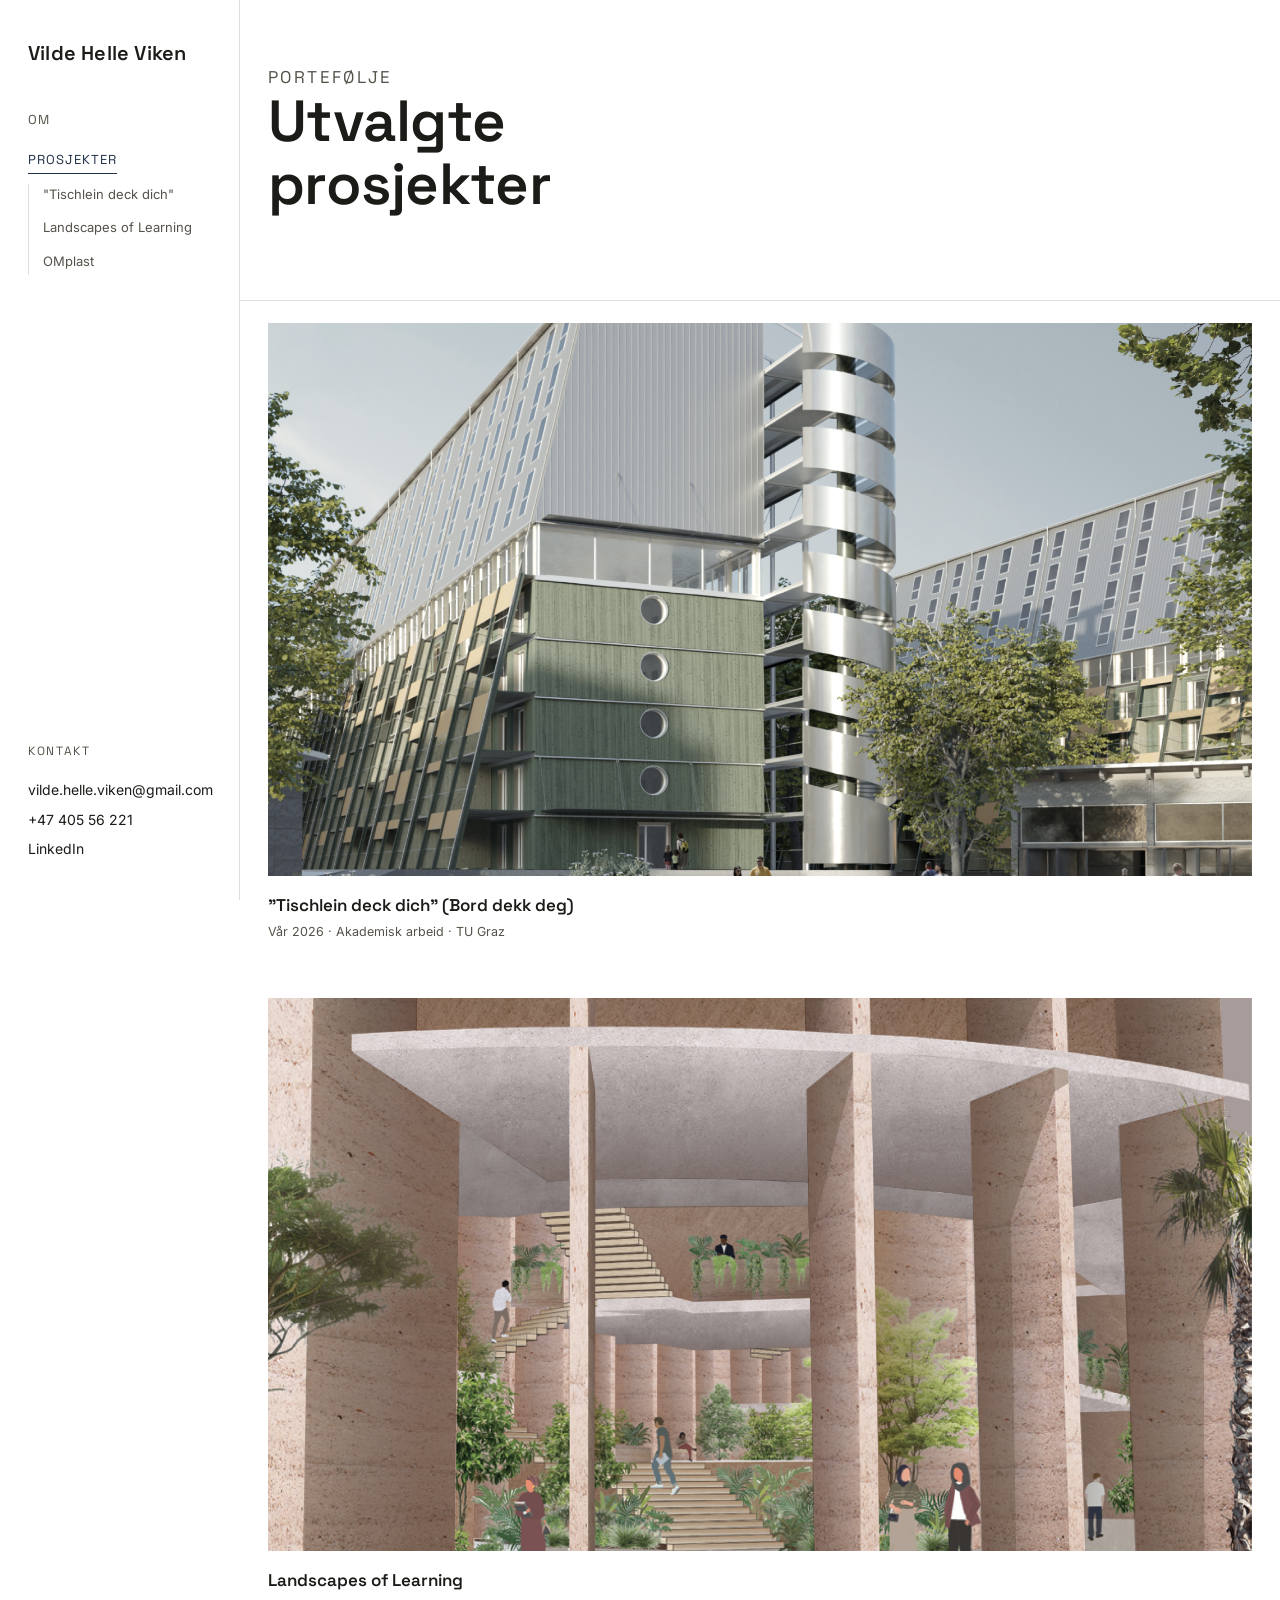
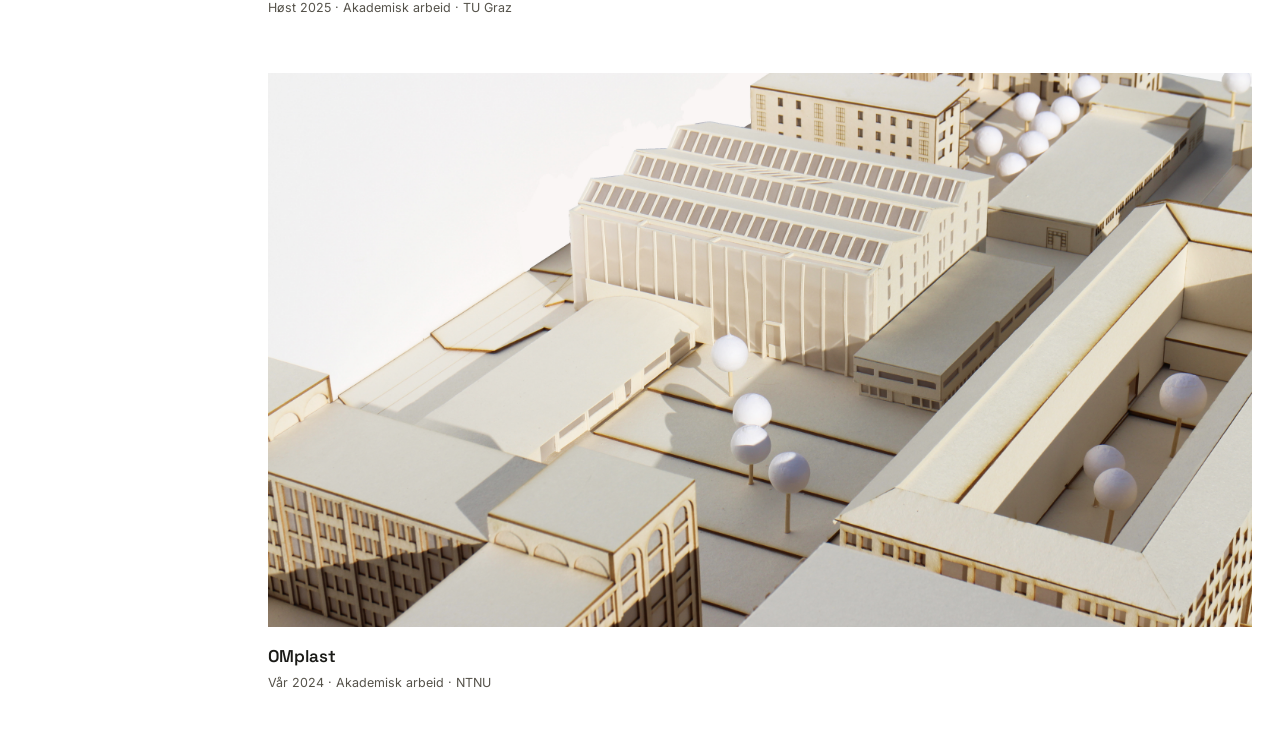
<file: index.html>
<!DOCTYPE html>
<html lang="no">

<head>
  <meta charset="UTF-8">
  <meta name="viewport" content="width=device-width, initial-scale=1">
  <title>Vilde Helle Viken — Arkitektur</title>
  <meta name="description" content="Portefølje av Ditt Navn, arkitekturstudent. Utvalgte prosjekter.">
  <link rel="stylesheet" href="../style.css">
</head>

<body>

  <aside class="sidebar">
    <div class="sidebar-top">

      <div class="mobile-bar">
        <a href="/" class="site-title">Vilde Helle Viken</a>
        <button class="menu-toggle" aria-label="Åpne meny" aria-expanded="false">☰</button>
      </div>
      <nav class="site-nav">

        <nav class="site-nav">
          <a href="../om/">Om</a>
          <div class="nav-group">
            <a href="/" class="active">Prosjekter</a>
            <div class="sub-nav">
              <a href="../tischlein-deck-dich/">"Tischlein deck dich"</a>
              <a href="../landscapes-of-learning/">Landscapes of Learning</a>
              <a href="../om-plast/">OMplast</a>
            </div>
          </div>
        </nav>
    </div>
    <div class="sidebar-contact">
      <div class="footer-label">Kontakt</div>
      <a href="mailto:vilde.helle.viken@gmail.com">vilde.helle.viken@gmail.com</a>
      <a href="tel:+4740556221">+47 405 56 221</a>
      <a href="https://www.linkedin.com/in/vilde-helle-viken-7677a2205/" target="_blank" rel="noopener">LinkedIn</a>
    </div>
  </aside>

  <div class="main-content">

    <section class="hero">
      <p class="hero-eyebrow">Portefølje</p>
      <h1>Utvalgte prosjekter</h1>
      <p></p>
    </section>

    <p class="index-label"></p>

    <!--
  PROSJEKTGRID
  Hvert kort peker til en egen HTML-fil (f.eks. prosjekt-1.html).
  Se prosjekt-mal.html for hvordan du lager en ny prosjektside —
  kopier den filen, gi den nytt navn, og lenk til den herfra.
-->
    <div class="project-grid">

      <a class="project-card" href="../tischlein-deck-dich/">
        <figure><img src="../bilder/TischleinDeckDich/OutsidePerspective.jpg" alt="Beskrivelse av prosjekt 1"></figure>
        <figcaption>
          <div>
            <div class="pc-name">"Tischlein deck dich" (Bord dekk deg)</div>
            <div class="pc-meta">Vår 2026 · Akademisk arbeid · TU Graz</div>
          </div>
          <div class="pc-code"></div>
        </figcaption>
      </a>

      <a class="project-card" href="../landscapes-of-learning/">
        <figure><img src="../bilder/LandscapesOfLearning/perspektivInngang.jpg" alt="Beskrivelse av prosjekt 2"></figure>
        <figcaption>
          <div>
            <div class="pc-name">Landscapes of Learning</div>
            <div class="pc-meta">Høst 2025 · Akademisk arbeid · TU Graz</div>
          </div>
          <div class="pc-code"></div>
        </figcaption>
      </a>

      <a class="project-card" href="../om-plast/">
        <figure><img src="../bilder/OMplast/HovedmodellFoto.jpg" alt="Beskrivelse av prosjekt 3"></figure>
        <figcaption>
          <div>
            <div class="pc-name">OMplast</div>
            <div class="pc-meta">Vår 2024 · Akademisk arbeid · NTNU</div>
          </div>
          <div class="pc-code"></div>
        </figcaption>
      </a>

    </div>


  </div>

<script src="../nav-toggle.js"></script>
</body>

</html>
</file>
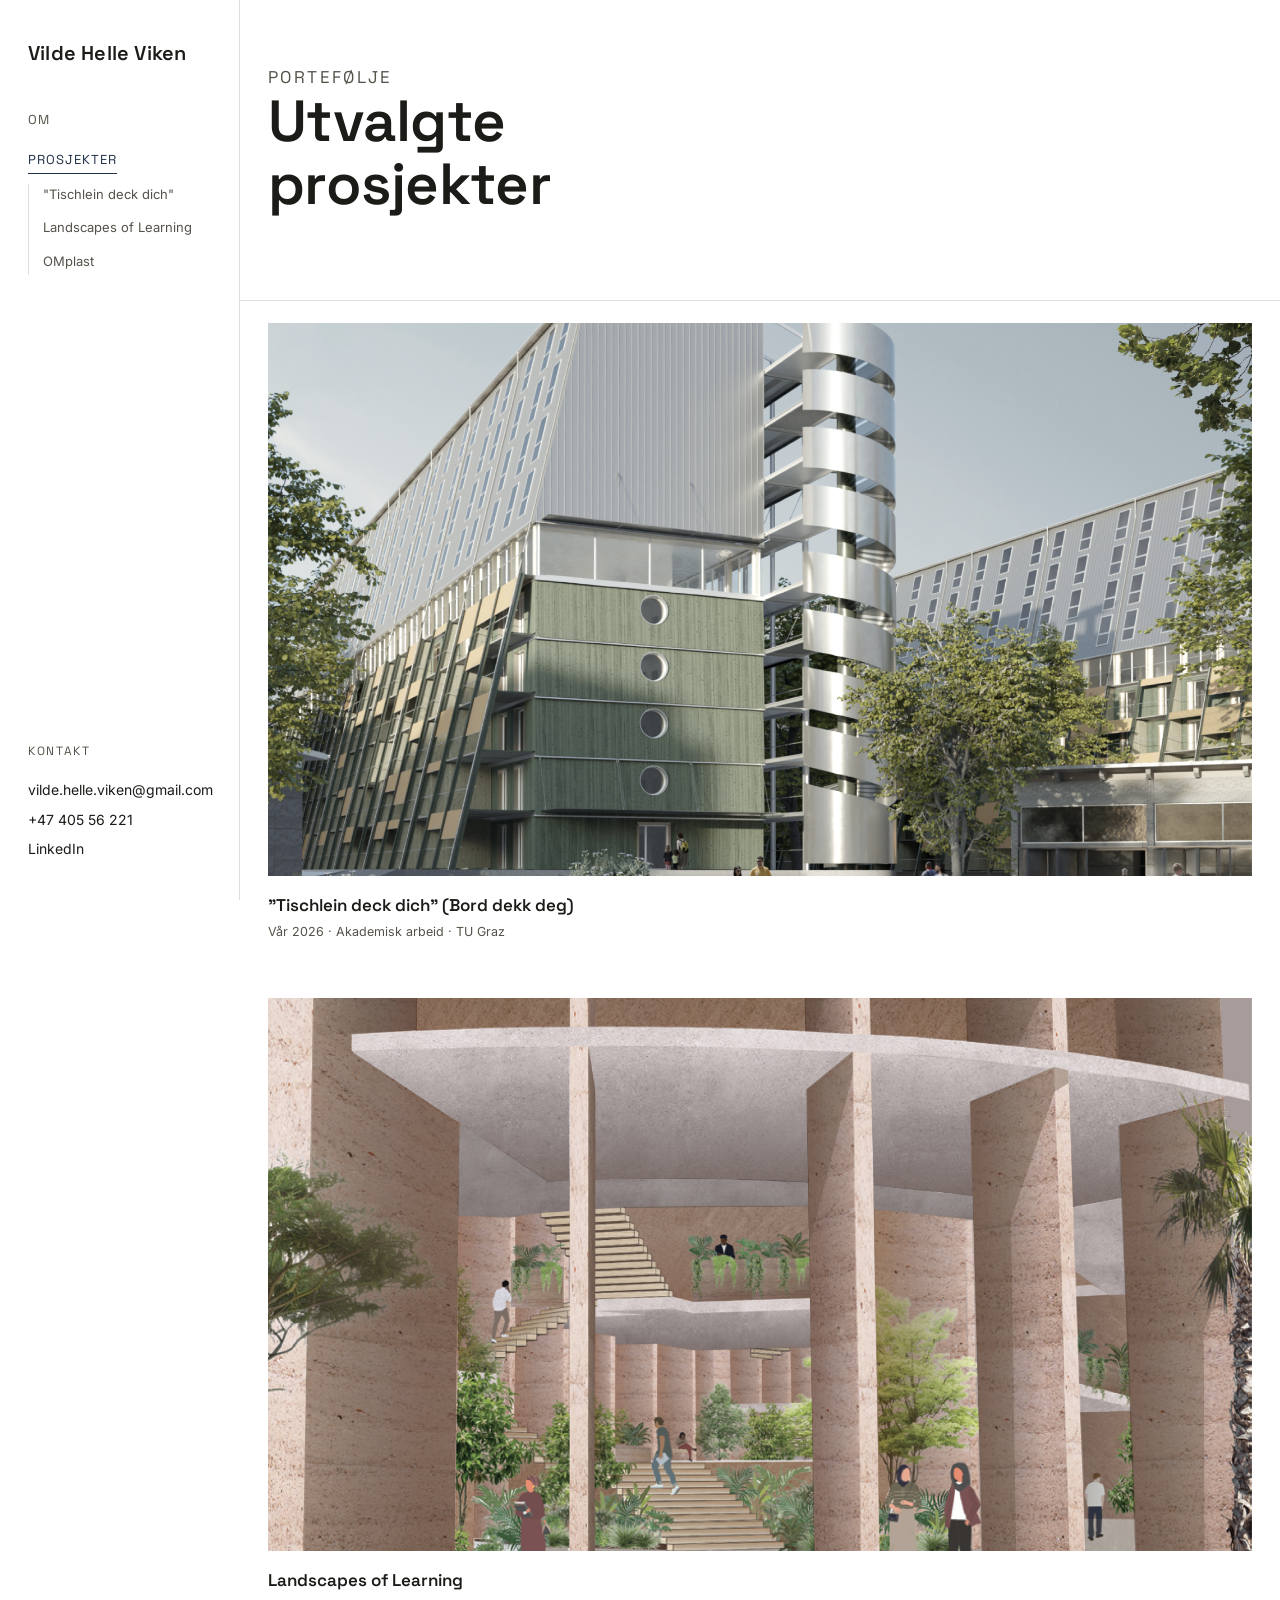
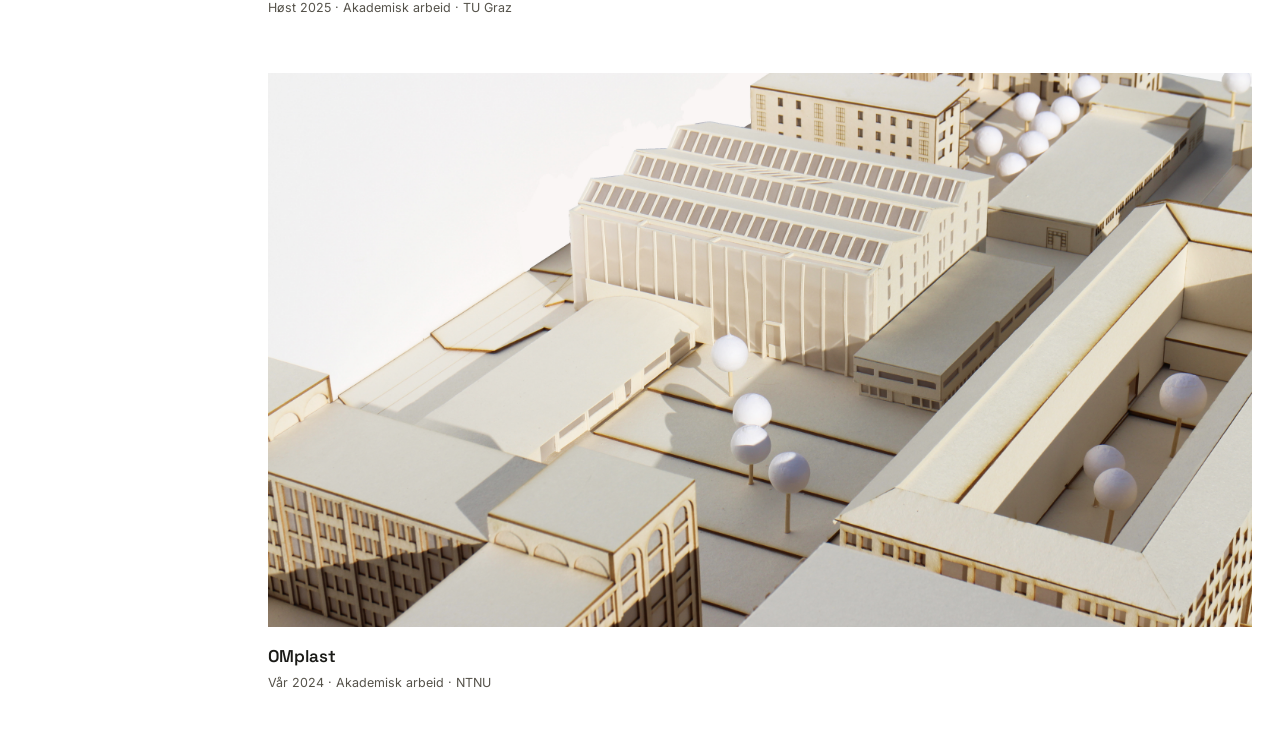
<file: hjem/index.html>
<!DOCTYPE html>
<html lang="no">

<head>
  <meta charset="UTF-8">
  <meta name="viewport" content="width=device-width, initial-scale=1">
  <title>Vilde Helle Viken — Arkitektur</title>
  <meta name="description" content="Portefølje av Ditt Navn, arkitekturstudent. Utvalgte prosjekter.">
  <link rel="stylesheet" href="../style.css">
</head>

<body>

  <aside class="sidebar">
    <div class="sidebar-top">

      <div class="mobile-bar">
        <a href="../hjem/" class="site-title">Vilde Helle Viken</a>
        <button class="menu-toggle" aria-label="Åpne meny" aria-expanded="false">☰</button>
      </div>
      <nav class="site-nav">

        <nav class="site-nav">
          <a href="../om/">Om</a>
          <div class="nav-group">
            <a href="../hjem/" class="active">Prosjekter</a>
            <div class="sub-nav">
              <a href="../tischlein-deck-dich/">"Tischlein deck dich"</a>
              <a href="../landscapes-of-learning/">Landscapes of Learning</a>
              <a href="../om-plast/">OMplast</a>
            </div>
          </div>
        </nav>
    </div>
    <div class="sidebar-contact">
      <div class="footer-label">Kontakt</div>
      <a href="mailto:vilde.helle.viken@gmail.com">vilde.helle.viken@gmail.com</a>
      <a href="tel:+4740556221">+47 405 56 221</a>
      <a href="https://www.linkedin.com/in/vilde-helle-viken-7677a2205/" target="_blank" rel="noopener">LinkedIn</a>
    </div>
  </aside>

  <div class="main-content">

    <section class="hero">
      <p class="hero-eyebrow">Portefølje</p>
      <h1>Utvalgte prosjekter</h1>
      <p></p>
    </section>

    <p class="index-label"></p>

    <!--
  PROSJEKTGRID
  Hvert kort peker til en egen HTML-fil (f.eks. prosjekt-1.html).
  Se prosjekt-mal.html for hvordan du lager en ny prosjektside —
  kopier den filen, gi den nytt navn, og lenk til den herfra.
-->
    <div class="project-grid">

      <a class="project-card" href="../tischlein-deck-dich/">
        <figure><img src="../bilder/TischleinDeckDich/OutsidePerspective.jpg" alt="Beskrivelse av prosjekt 1"></figure>
        <figcaption>
          <div>
            <div class="pc-name">"Tischlein deck dich" (Bord dekk deg)</div>
            <div class="pc-meta">Vår 2026 · Akademisk arbeid · TU Graz</div>
          </div>
          <div class="pc-code"></div>
        </figcaption>
      </a>

      <a class="project-card" href="../landscapes-of-learning/">
        <figure><img src="../bilder/LandscapesOfLearning/perspektivInngang.jpg" alt="Beskrivelse av prosjekt 2"></figure>
        <figcaption>
          <div>
            <div class="pc-name">Landscapes of Learning</div>
            <div class="pc-meta">Høst 2025 · Akademisk arbeid · TU Graz</div>
          </div>
          <div class="pc-code"></div>
        </figcaption>
      </a>

      <a class="project-card" href="../om-plast/">
        <figure><img src="../bilder/OMplast/HovedmodellFoto.jpg" alt="Beskrivelse av prosjekt 3"></figure>
        <figcaption>
          <div>
            <div class="pc-name">OMplast</div>
            <div class="pc-meta">Vår 2024 · Akademisk arbeid · NTNU</div>
          </div>
          <div class="pc-code"></div>
        </figcaption>
      </a>

    </div>


  </div>

<script src="../nav-toggle.js"></script>
</body>

</html>
</file>
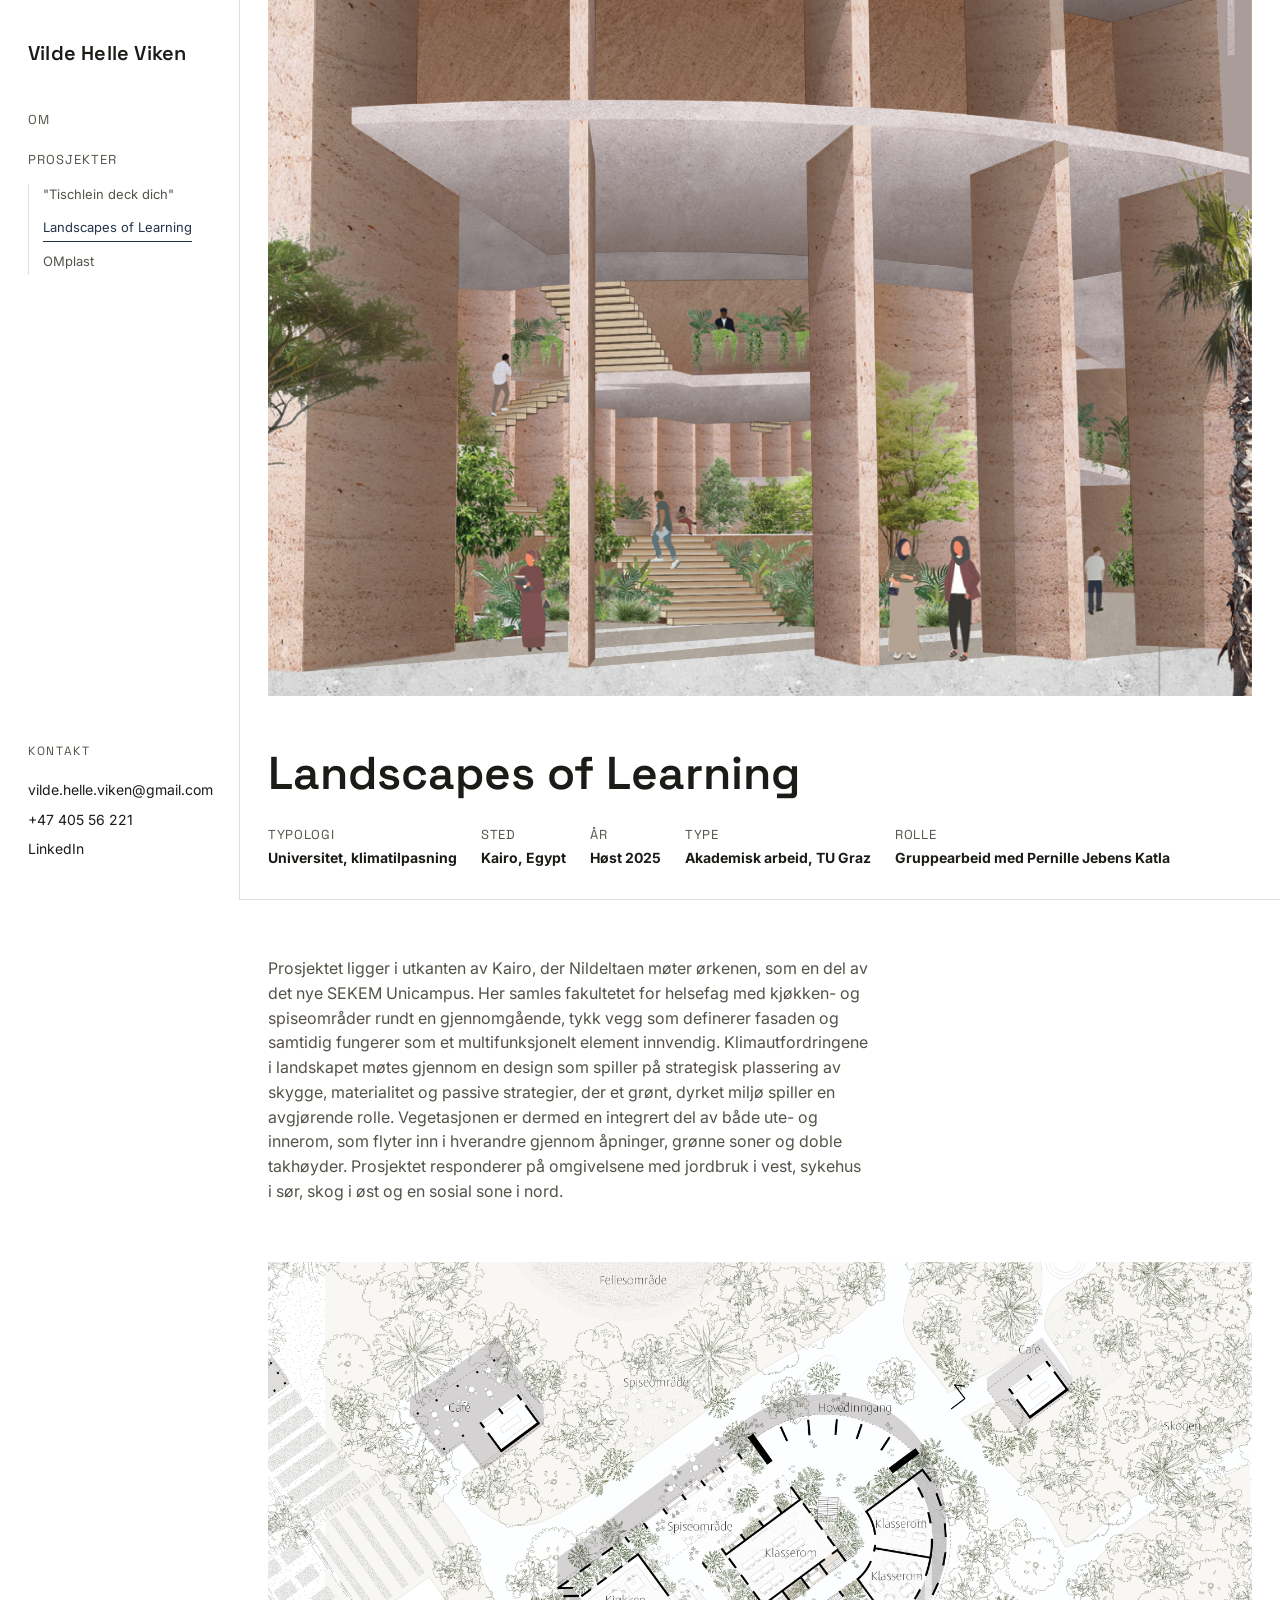
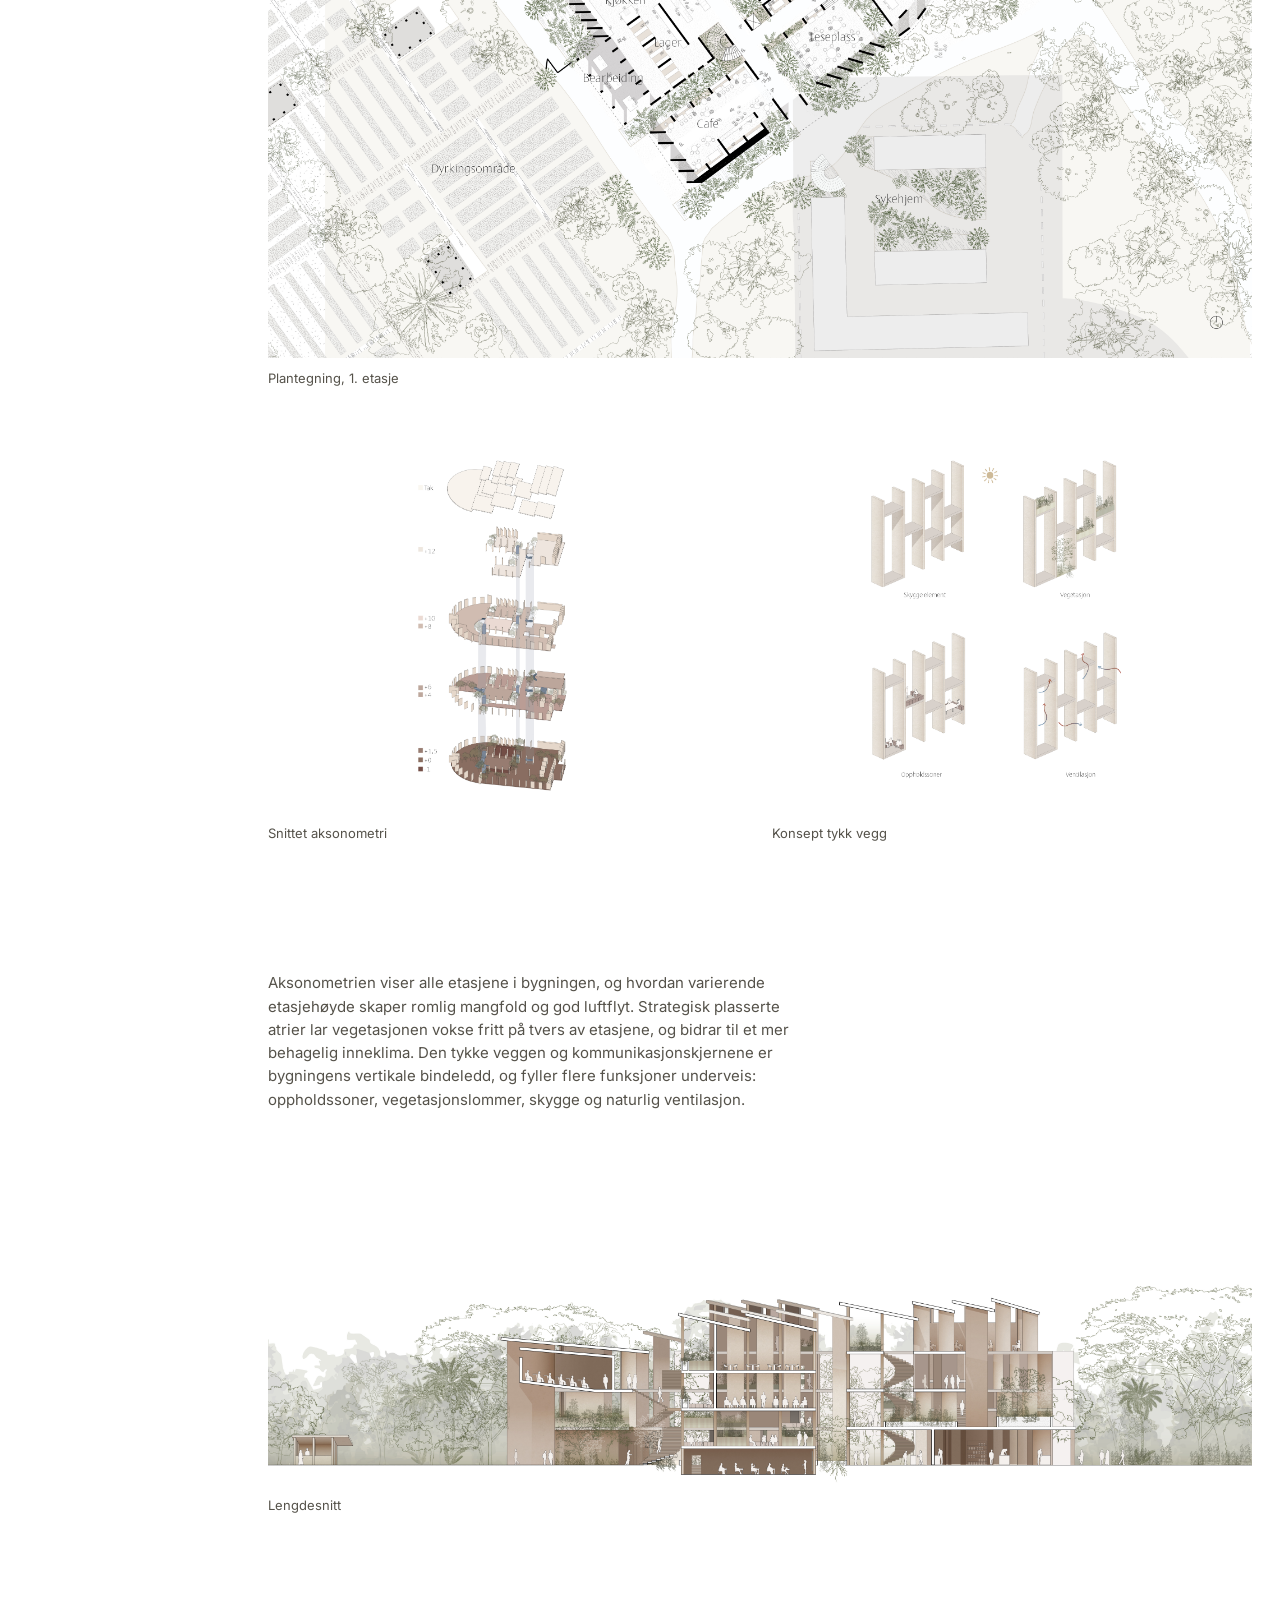
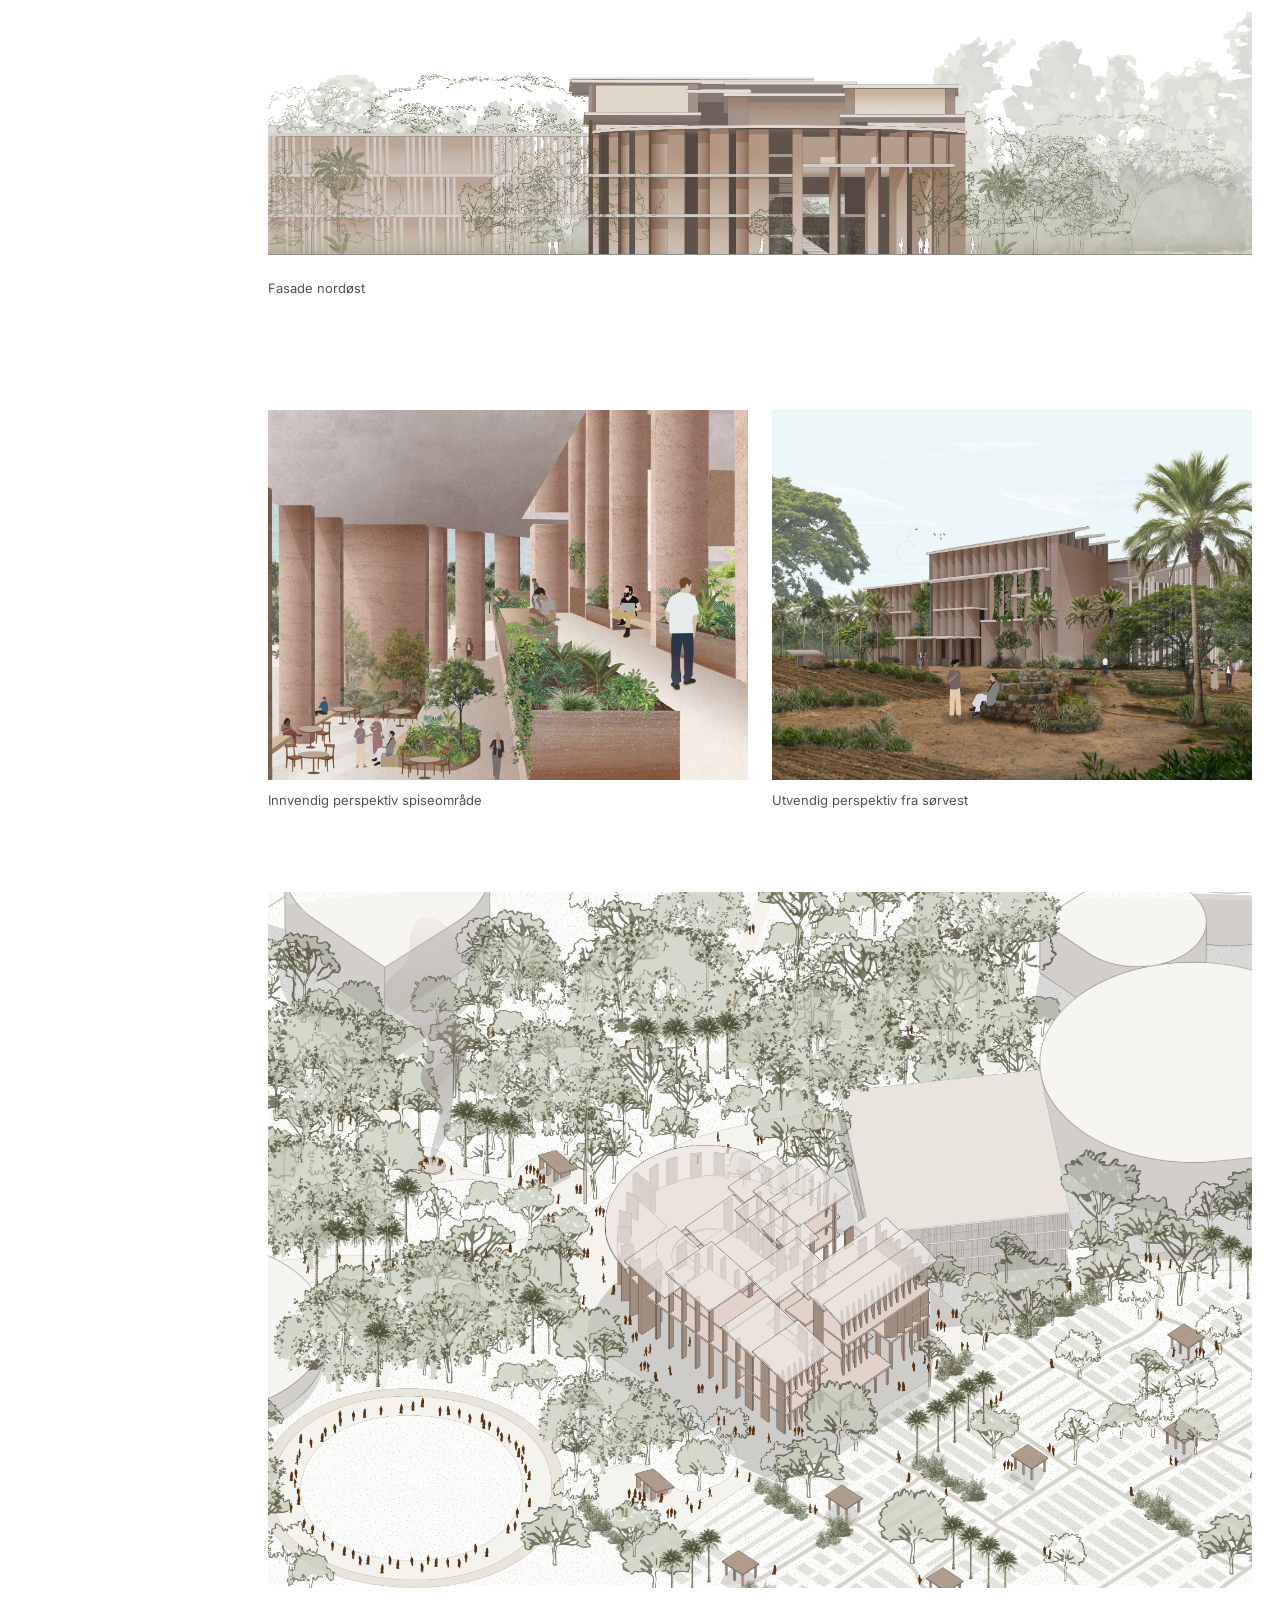
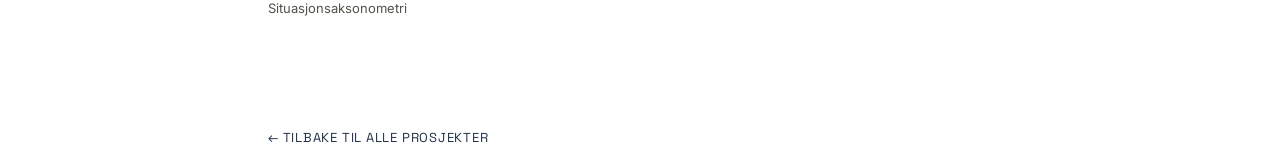
<file: landscapes-of-learning/index.html>
<!DOCTYPE html>
<html lang="no">

<head>
  <meta charset="UTF-8">
  <meta name="viewport" content="width=device-width, initial-scale=1">
  <title>Landscapes of Learning - Vilde Helle Viken</title>
  <link rel="stylesheet" href="../style.css">
</head>

<body>

  <aside class="sidebar">
    <div class="sidebar-top">

      <div class="mobile-bar">
        <a href="/" class="site-title">Vilde Helle Viken</a>
        <button class="menu-toggle" aria-label="Åpne meny" aria-expanded="false">☰</button>
      </div>
      <nav class="site-nav">

       
        <nav class="site-nav">
          <a href="../om/">Om</a>
          <div class="nav-group">
            <a href="/">Prosjekter</a>
            <div class="sub-nav">
              <a href="../tischlein-deck-dich/">"Tischlein deck dich"</a>
              <a href="../landscapes-of-learning/" class="active">Landscapes of Learning</a>
              <a href="../om-plast/">OMplast</a>
            </div>
          </div>
        </nav>
    </div>
    <div class="sidebar-contact">
      <div class="footer-label">Kontakt</div>
      <a href="mailto:vilde.helle.viken@gmail.com">vilde.helle.viken@gmail.com</a>
      <a href="tel:+4740556221">+47 405 56 221</a>
      <a href="https://www.linkedin.com/in/vilde-helle-viken-7677a2205/" target="_blank" rel="noopener">LinkedIn</a>
    </div>
  </aside>

  <div class="main-content">

    <section class="project-hero">
      <img src="../bilder/LandscapesOfLearning/perspektivInngang.jpg" alt="Prosjektnavn 2">
    </section>

    <section class="project-header">
      <span class="pc-code"></span>
      <h1>Landscapes of Learning</h1>
      <div class="meta-row">
        <span>Typologi<b>Universitet, klimatilpasning</b></span>
        <span>Sted<b>Kairo, Egypt</b></span>
        <span>År<b>Høst 2025</b></span>
        <span>Type<b>Akademisk arbeid, TU Graz</b></span>
        <span>Rolle<b>Gruppearbeid med Pernille Jebens Katla</b></span>
      </div>
    </section>

    <section class="project-body">
      <p>Prosjektet ligger i utkanten av Kairo, der Nildeltaen møter ørkenen, som en del av det nye SEKEM Unicampus. 
        Her samles fakultetet for helsefag med kjøkken- og spiseområder rundt en gjennomgående, tykk vegg som definerer fasaden og samtidig fungerer som et multifunksjonelt element innvendig. 
        Klimautfordringene i landskapet møtes gjennom en design som spiller på strategisk plassering av skygge, materialitet og passive strategier, der et grønt, dyrket miljø spiller en avgjørende rolle. 
        Vegetasjonen er dermed en integrert del av både ute- og innerom, som flyter inn i hverandre gjennom åpninger, grønne soner og doble takhøyder. 
        Prosjektet responderer på omgivelsene med jordbruk i vest, sykehus i sør, skog i øst og en sosial sone i nord.
      </p>
    </section>

    <!--
  BILDESEKSJON — tre eksempler under viser hvordan du bruker byggeklossene.
  Se kommentaren i style.css for full forklaring. Slett eksempel-bildene
  du ikke trenger, og dupliser blokkene du vil ha flere av.
-->
    <div class="project-gallery">

      <!-- 1) Enkeltbilde i full bredde, med bildetekst -->
      <figure class="gallery-figure">
        <img class="lightbox-img" src="../bilder/LandscapesOfLearning/plan.jpg" alt="Plantegning, prosjekt 2">
        <figcaption>Plantegning, 1. etasje</figcaption>
      </figure>


      <!-- 2) To bilder side ved side — bytt ut begge, eller dupliser hele .gallery-row for flere par -->
      <div class="gallery-row">
        <figure class="gallery-figure">
          <img class="lightbox-img" src="../bilder/LandscapesOfLearning/axo.jpg" alt="Snitt A-A, prosjekt 2">
          <figcaption>Snittet aksonometri</figcaption>
        </figure>
        <figure class="gallery-figure">
          <img class="lightbox-img" src="../bilder/LandscapesOfLearning/thickWall.jpg" alt="Snitt B-B, prosjekt 2">
          <figcaption>Konsept tykk vegg</figcaption>
        </figure>
      </div>

      <!-- 3) Bilde med lengre, beskrivende tekst under bildeteksten -->
      <figure></figure>
      <p class="gallery-description">
       Aksonometrien viser alle etasjene i bygningen, og hvordan varierende etasjehøyde skaper romlig mangfold og god luftflyt. 
       Strategisk plasserte atrier lar vegetasjonen vokse fritt på tvers av etasjene, og bidrar til et mer behagelig inneklima. 
       Den tykke veggen og kommunikasjonskjernene er bygningens vertikale bindeledd, og fyller flere funksjoner underveis: oppholdssoner, vegetasjonslommer, skygge og naturlig ventilasjon.
      </p>
      </figure>


      <!-- 1) Enkeltbilde i full bredde, med bildetekst -->
      <figure class="gallery-figure">
        <img src="../bilder/LandscapesOfLearning/lengdesnitt.jpg" alt="Plantegning, prosjekt 2">
        <figcaption>Lengdesnitt</figcaption>
      </figure>

      <!-- 1) Enkeltbilde i full bredde, med bildetekst -->
      <figure class="gallery-figure">
        <img src="../bilder/LandscapesOfLearning/fasadeNordost.jpg" alt="Plantegning, prosjekt 2">
        <figcaption>Fasade nordøst</figcaption>
      </figure>

      <div class="spacer" style="--space: 1cm;"></div>

      <!-- 2) To bilder side ved side — bytt ut begge, eller dupliser hele .gallery-row for flere par -->
      <div class="gallery-row">
        <figure class="gallery-figure">
          <img class="lightbox-img" src="../bilder/LandscapesOfLearning/perspektivKantine.jpg"
            alt="Snitt A-A, prosjekt 2">
          <figcaption>Innvendig perspektiv spiseområde</figcaption>
        </figure>
        <figure class="gallery-figure">
          <img class="lightbox-img" src="../bilder/LandscapesOfLearning/perspektivUtside.jpg" alt="Snitt B-B, prosjekt 2">
          <figcaption>Utvendig perspektiv fra sørvest</figcaption>
        </figure>
      </div>

      <div class="spacer" style="--space: 2cm;"></div>

      <!-- 1) Enkeltbilde i full bredde, med bildetekst -->
      <figure class="gallery-figure">
        <img src="../bilder/LandscapesOfLearning/sitaxo.jpg" alt="Plantegning, prosjekt 2">
        <figcaption>Situasjonsaksonometri</figcaption>
      </figure>

    </div>

    <a class="back-link" href="/">← Tilbake til alle prosjekter</a>
    <script src="../lightbox.js"></script>

  </div>

<script src="../nav-toggle.js"></script>
</body>

</html>
</file>
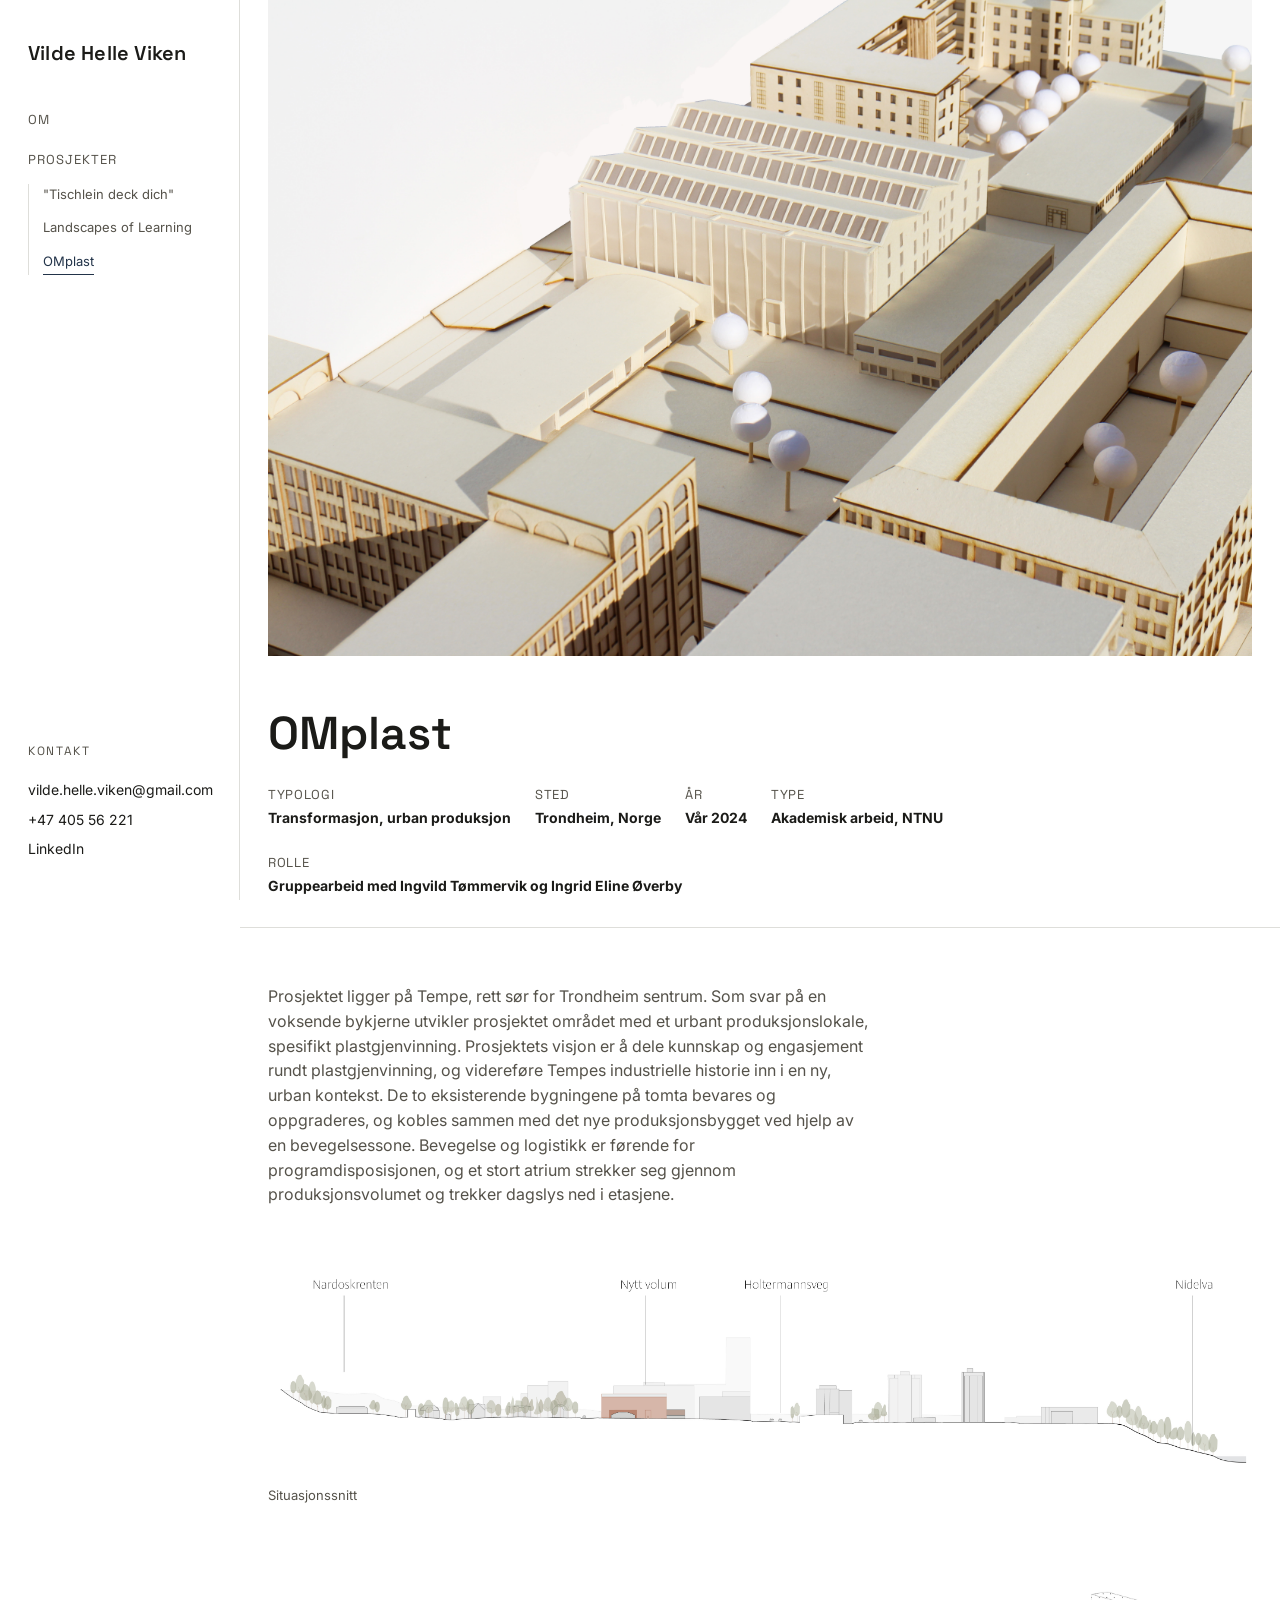
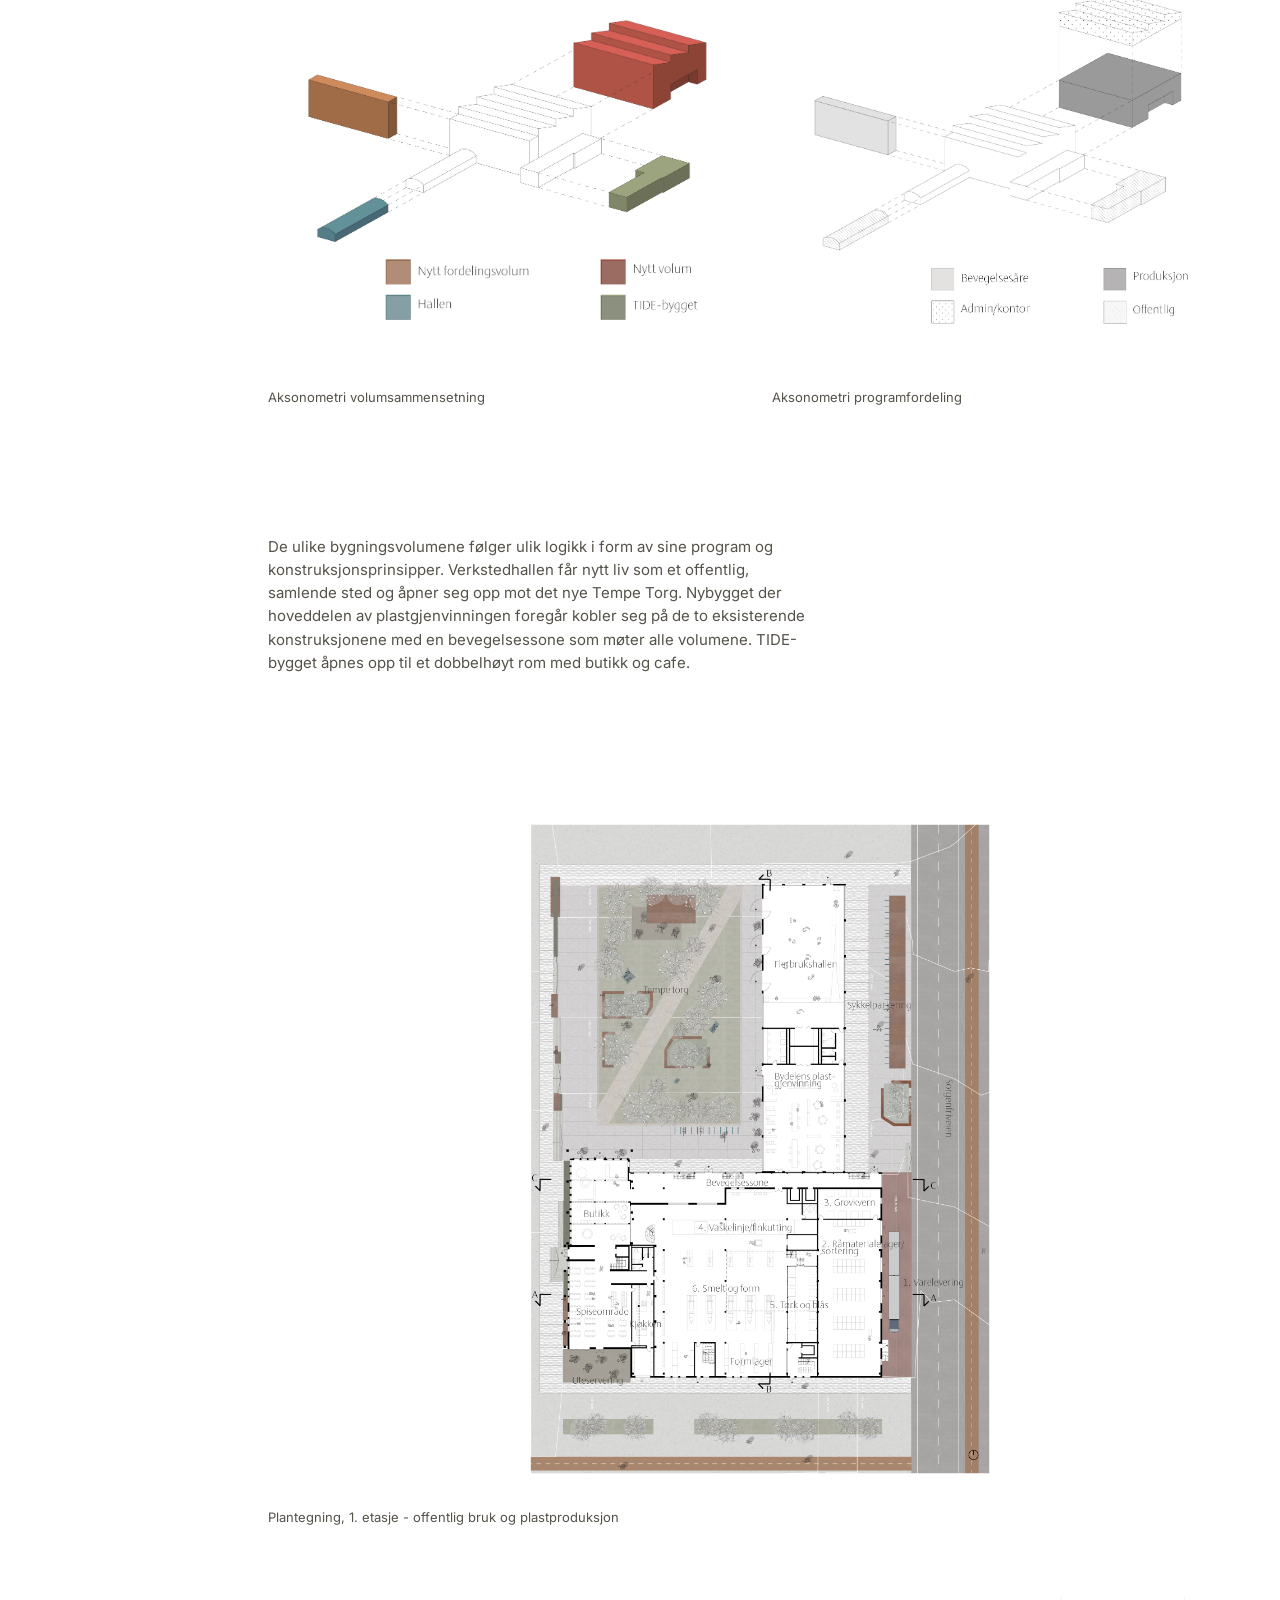
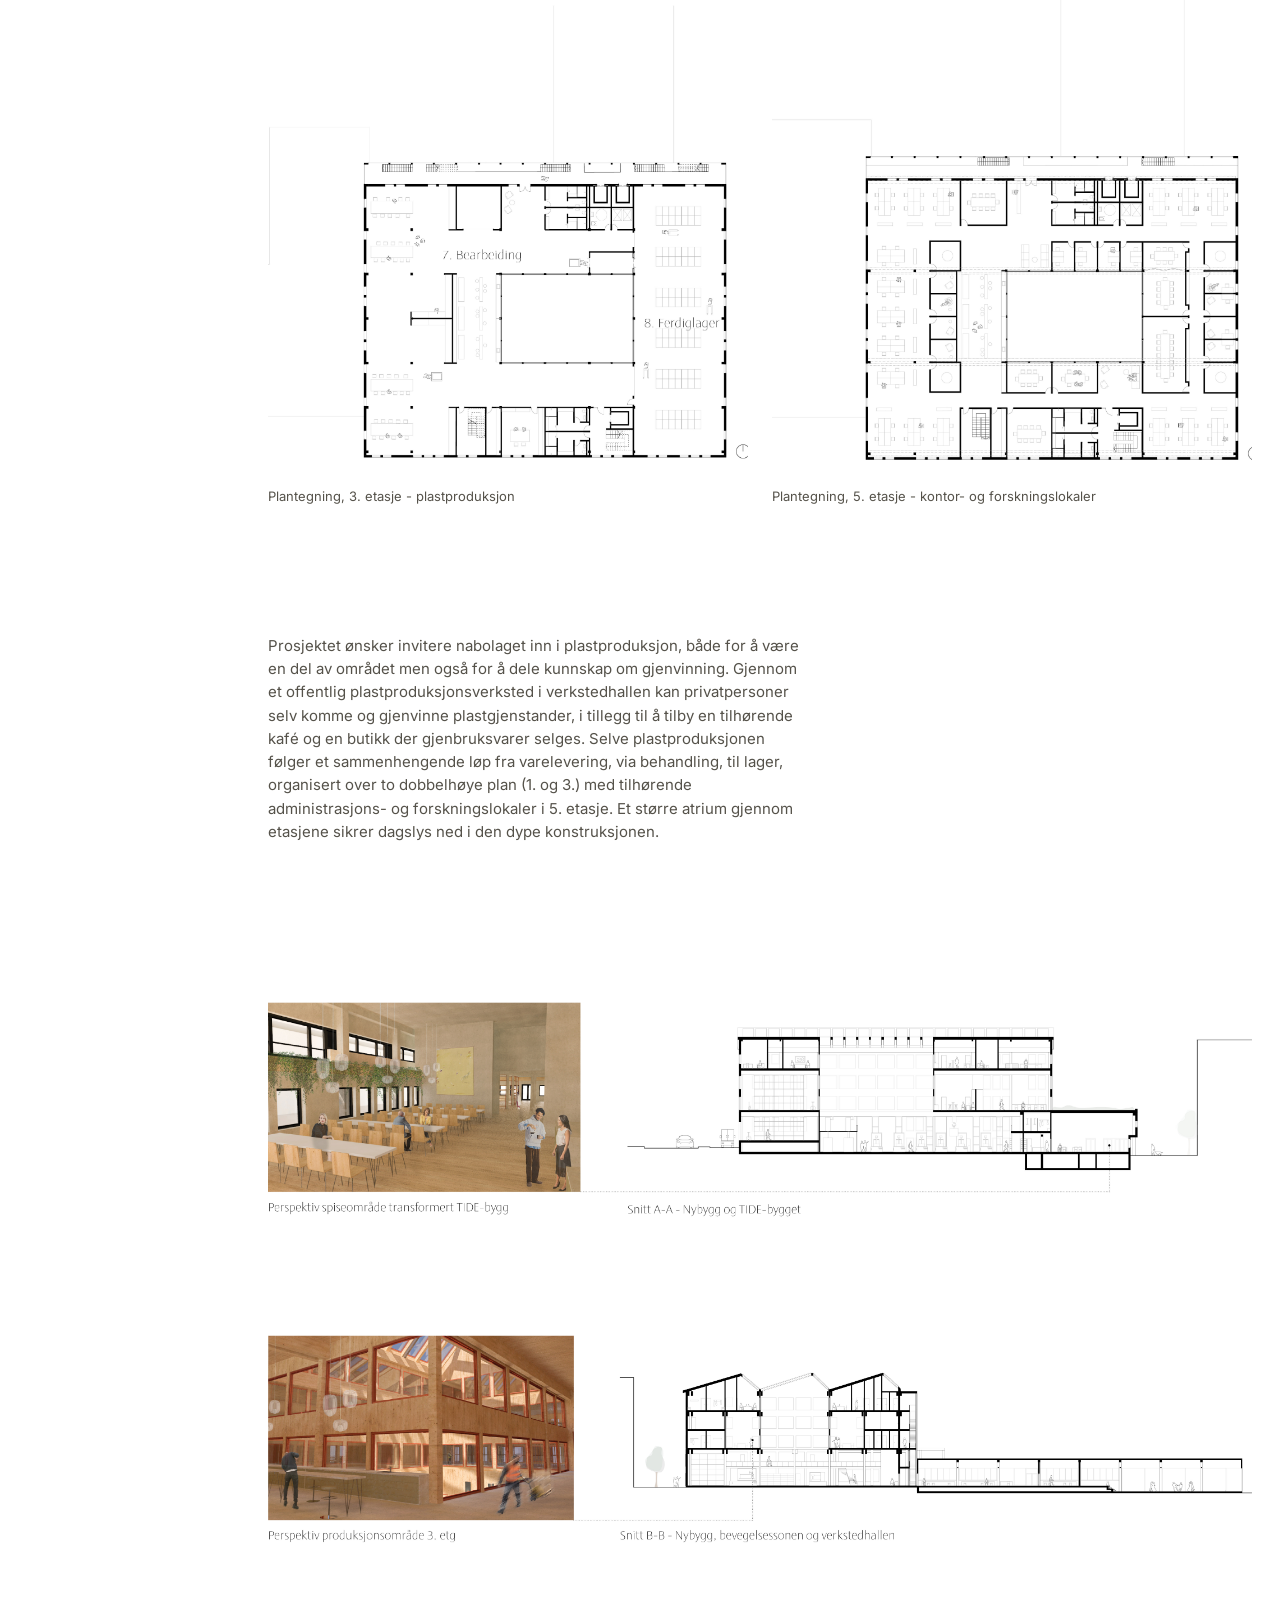
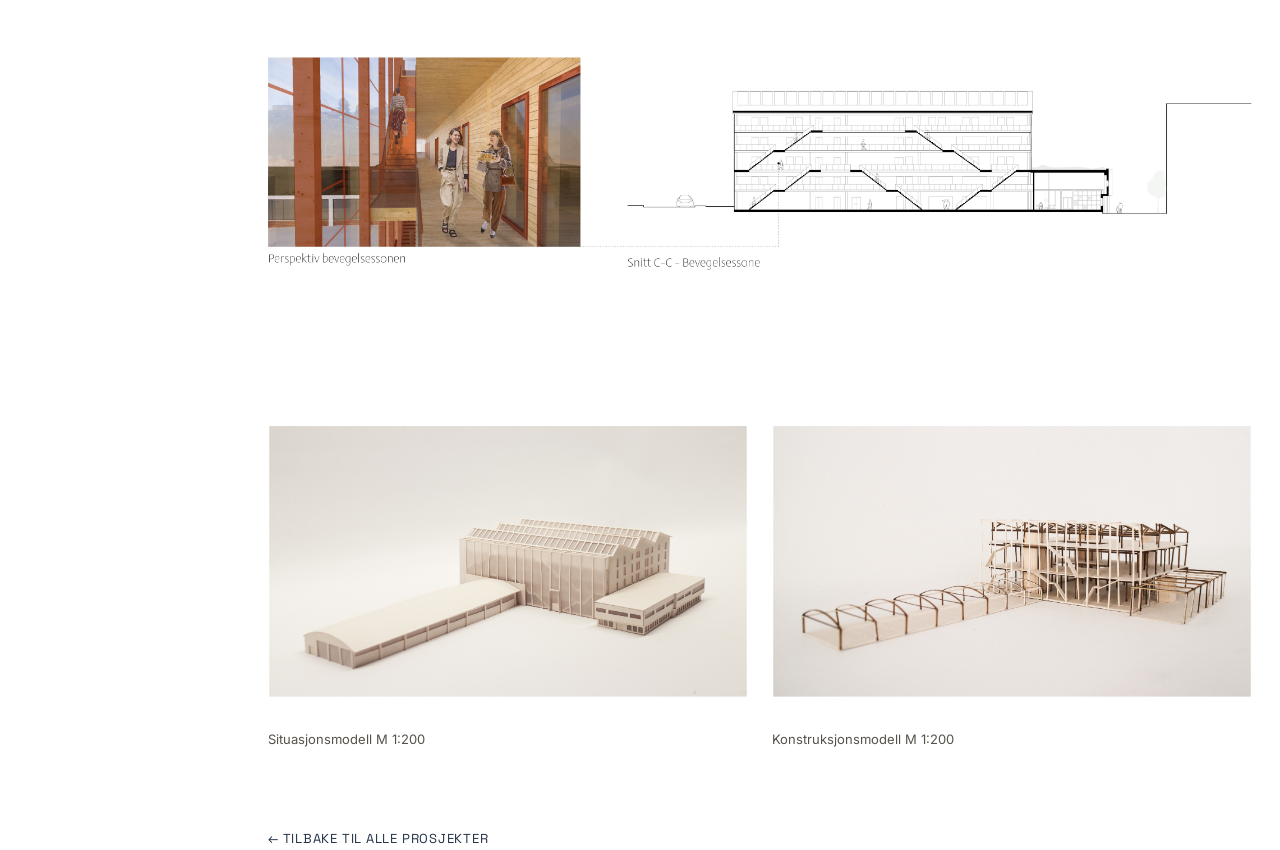
<file: om-plast/index.html>
<!DOCTYPE html>
<html lang="no">

<head>
  <meta charset="UTF-8">
  <meta name="viewport" content="width=device-width, initial-scale=1">
  <title>OMplast - Vilde Helle Viken</title>
  <link rel="stylesheet" href="../style.css">
</head>

<body>

  <aside class="sidebar">
    <div class="sidebar-top">

      <div class="mobile-bar">
        <a href="/" class="site-title">Vilde Helle Viken</a>
        <button class="menu-toggle" aria-label="Åpne meny" aria-expanded="false">☰</button>
      </div>
      <nav class="site-nav">


        <nav class="site-nav">
          <a href="../om/">Om</a>
          <div class="nav-group">
            <a href="/">Prosjekter</a>
            <div class="sub-nav">
              <a href="../tischlein-deck-dich/">"Tischlein deck dich"</a>
              <a href="../landscapes-of-learning/">Landscapes of Learning</a>
              <a href="../om-plast/" class="active">OMplast</a>
            </div>
          </div>
        </nav>
    </div>
    <div class="sidebar-contact">
      <div class="footer-label">Kontakt</div>
      <a href="mailto:vilde.helle.viken@gmail.com">vilde.helle.viken@gmail.com</a>
      <a href="tel:+4740556221">+47 405 56 221</a>
      <a href="https://www.linkedin.com/in/vilde-helle-viken-7677a2205/" target="_blank" rel="noopener">LinkedIn</a>
    </div>
  </aside>

  <div class="main-content">

    <section class="project-hero">
      <img src="../bilder/OMplast/HovedmodellFoto.jpg" alt="Prosjektnavn 3">
    </section>

    <section class="project-header">
      <span class="pc-code"></span>
      <h1>OMplast</h1>
      <div class="meta-row">
        <span>Typologi<b>Transformasjon, urban produksjon</b></span>
        <span>Sted<b>Trondheim, Norge</b></span>
        <span>År<b>Vår 2024</b></span>
        <span>Type<b>Akademisk arbeid, NTNU</b></span>
        <span>Rolle<b>Gruppearbeid med Ingvild Tømmervik og Ingrid Eline Øverby</b></span>
      </div>
    </section>

    <section class="project-body">
      <p>Prosjektet ligger på Tempe, rett sør for Trondheim sentrum. Som svar på en voksende bykjerne utvikler
        prosjektet området med et urbant produksjonslokale, spesifikt plastgjenvinning.
        Prosjektets visjon er å dele kunnskap og engasjement rundt plastgjenvinning, og videreføre Tempes industrielle
        historie inn i en ny, urban kontekst.
        De to eksisterende bygningene på tomta bevares og oppgraderes, og kobles sammen med det nye produksjonsbygget
        ved hjelp av en bevegelsessone.
        Bevegelse og logistikk er førende for programdisposisjonen, og et stort atrium strekker seg gjennom
        produksjonsvolumet og trekker dagslys ned i etasjene. </p>
    </section>

    <!--
  BILDESEKSJON — tre eksempler under viser hvordan du bruker byggeklossene.
  Se kommentaren i style.css for full forklaring. Slett eksempel-bildene
  du ikke trenger, og dupliser blokkene du vil ha flere av.
-->
    <div class="project-gallery">

      <!-- 1) Enkeltbilde i full bredde, med bildetekst -->
      <figure class="gallery-figure">
        <img src="../bilder/OMplast/sitsnitt.jpg" alt="Plantegning, prosjekt 3">
        <figcaption>Situasjonssnitt</figcaption>
      </figure>


      <!-- 2) To bilder side ved side — bytt ut begge, eller dupliser hele .gallery-row for flere par -->
      <div class="gallery-row">
        <figure class="gallery-figure">
          <img class="lightbox-img" src="../bilder/OMplast/volumAxoProgramVolum.jpg" alt="Snitt A-A, prosjekt 3">
          <figcaption>Aksonometri volumsammensetning</figcaption>
        </figure>
        <figure class="gallery-figure">
          <img class="lightbox-img" src="../bilder/OMplast/volumAxoProgram.jpg" alt="Snitt B-B, prosjekt 3">
          <figcaption>Aksonometri programfordeling</figcaption>
        </figure>
      </div>


      <figure></figure>
      <p class="gallery-description">De ulike bygningsvolumene følger ulik logikk i form av sine program og
        konstruksjonsprinsipper.
        Verkstedhallen får nytt liv som et offentlig, samlende sted og åpner seg opp mot det nye Tempe Torg.
        Nybygget der hoveddelen av plastgjenvinningen foregår kobler seg på de to eksisterende konstruksjonene med en
        bevegelsessone som møter alle volumene.
        TIDE-bygget åpnes opp til et dobbelhøyt rom med butikk og cafe.</p>
      </figure>

      <div class="spacer" style="--space: 20cm;"></div>

      <!-- 1) Enkeltbilde i full bredde, med bildetekst -->
      <figure class="gallery-figure">
        <img src="../bilder/OMplast/plan1etg.jpg" alt="Plantegning, prosjekt 3">
        <figcaption>Plantegning, 1. etasje - offentlig bruk og plastproduksjon</figcaption>
      </figure>

      <!-- 2) To bilder side ved side — bytt ut begge, eller dupliser hele .gallery-row for flere par -->
      <div class="gallery-row">
        <figure class="gallery-figure">
          <img class="lightbox-img" src="../bilder/OMplast/plan3etg.jpg" alt="Snitt A-A, prosjekt 3">
          <figcaption>Plantegning, 3. etasje - plastproduksjon</figcaption>
        </figure>
        <figure class="gallery-figure">
          <img class="lightbox-img" src="../bilder/OMplast/plan5etg.jpg" alt="Snitt B-B, prosjekt 3">
          <figcaption>Plantegning, 5. etasje - kontor- og forskningslokaler</figcaption>
        </figure>
      </div>


      <figure></figure>
      <p class="gallery-description">Prosjektet ønsker invitere nabolaget inn i plastproduksjon, både for å være en del av området men også for å dele kunnskap om gjenvinning. 
        Gjennom et offentlig plastproduksjonsverksted i verkstedhallen kan privatpersoner selv komme og gjenvinne plastgjenstander, i tillegg til å tilby en tilhørende kafé og en butikk der gjenbruksvarer selges. 
        Selve plastproduksjonen følger et sammenhengende løp fra varelevering, via behandling, til lager, organisert over to dobbelhøye plan (1. og 3.) med tilhørende administrasjons- og forskningslokaler i 5. etasje. 
        Et større atrium gjennom etasjene sikrer dagslys ned i den dype konstruksjonen.</p>
      </figure>

      <div class="spacer" style="--space: 10cm;"></div>

      <!-- 1) Enkeltbilde i full bredde, med bildetekst -->
      <figure class="gallery-figure">
        <img src="../bilder/OMplast/perspektivSnitt1.jpg" alt="Plantegning, prosjekt 3">
        <figcaption></figcaption>
      </figure>

      <!-- 1) Enkeltbilde i full bredde, med bildetekst -->
      <figure class="gallery-figure">
        <img src="../bilder/OMplast/perspektivSnitt2.jpg" alt="Plantegning, prosjekt 3">
        <figcaption></figcaption>
      </figure>

      <!-- 1) Enkeltbilde i full bredde, med bildetekst -->
      <figure class="gallery-figure">
        <img src="../bilder/OMplast/perspektivSnitt3.jpg" alt="Plantegning, prosjekt 3">
        <figcaption></figcaption>
      </figure>

      <!-- 2) To bilder side ved side — bytt ut begge, eller dupliser hele .gallery-row for flere par -->
      <div class="gallery-row">
        <figure class="gallery-figure">
          <img class="lightbox-img" src="../bilder/OMplast/modell1.jpg" alt="Snitt A-A, prosjekt 3">
          <figcaption>Situasjonsmodell M 1:200</figcaption>
        </figure>
        <figure class="gallery-figure">
          <img class="lightbox-img" src="../bilder/OMplast/modell2.jpg" alt="Snitt B-B, prosjekt 3">
          <figcaption>Konstruksjonsmodell M 1:200</figcaption>
        </figure>
      </div>



    </div>

    <a class="back-link" href="/">← Tilbake til alle prosjekter</a>
    <script src="../lightbox.js"></script>

  </div>

  <script src="../nav-toggle.js"></script>
</body>

</html>
</file>
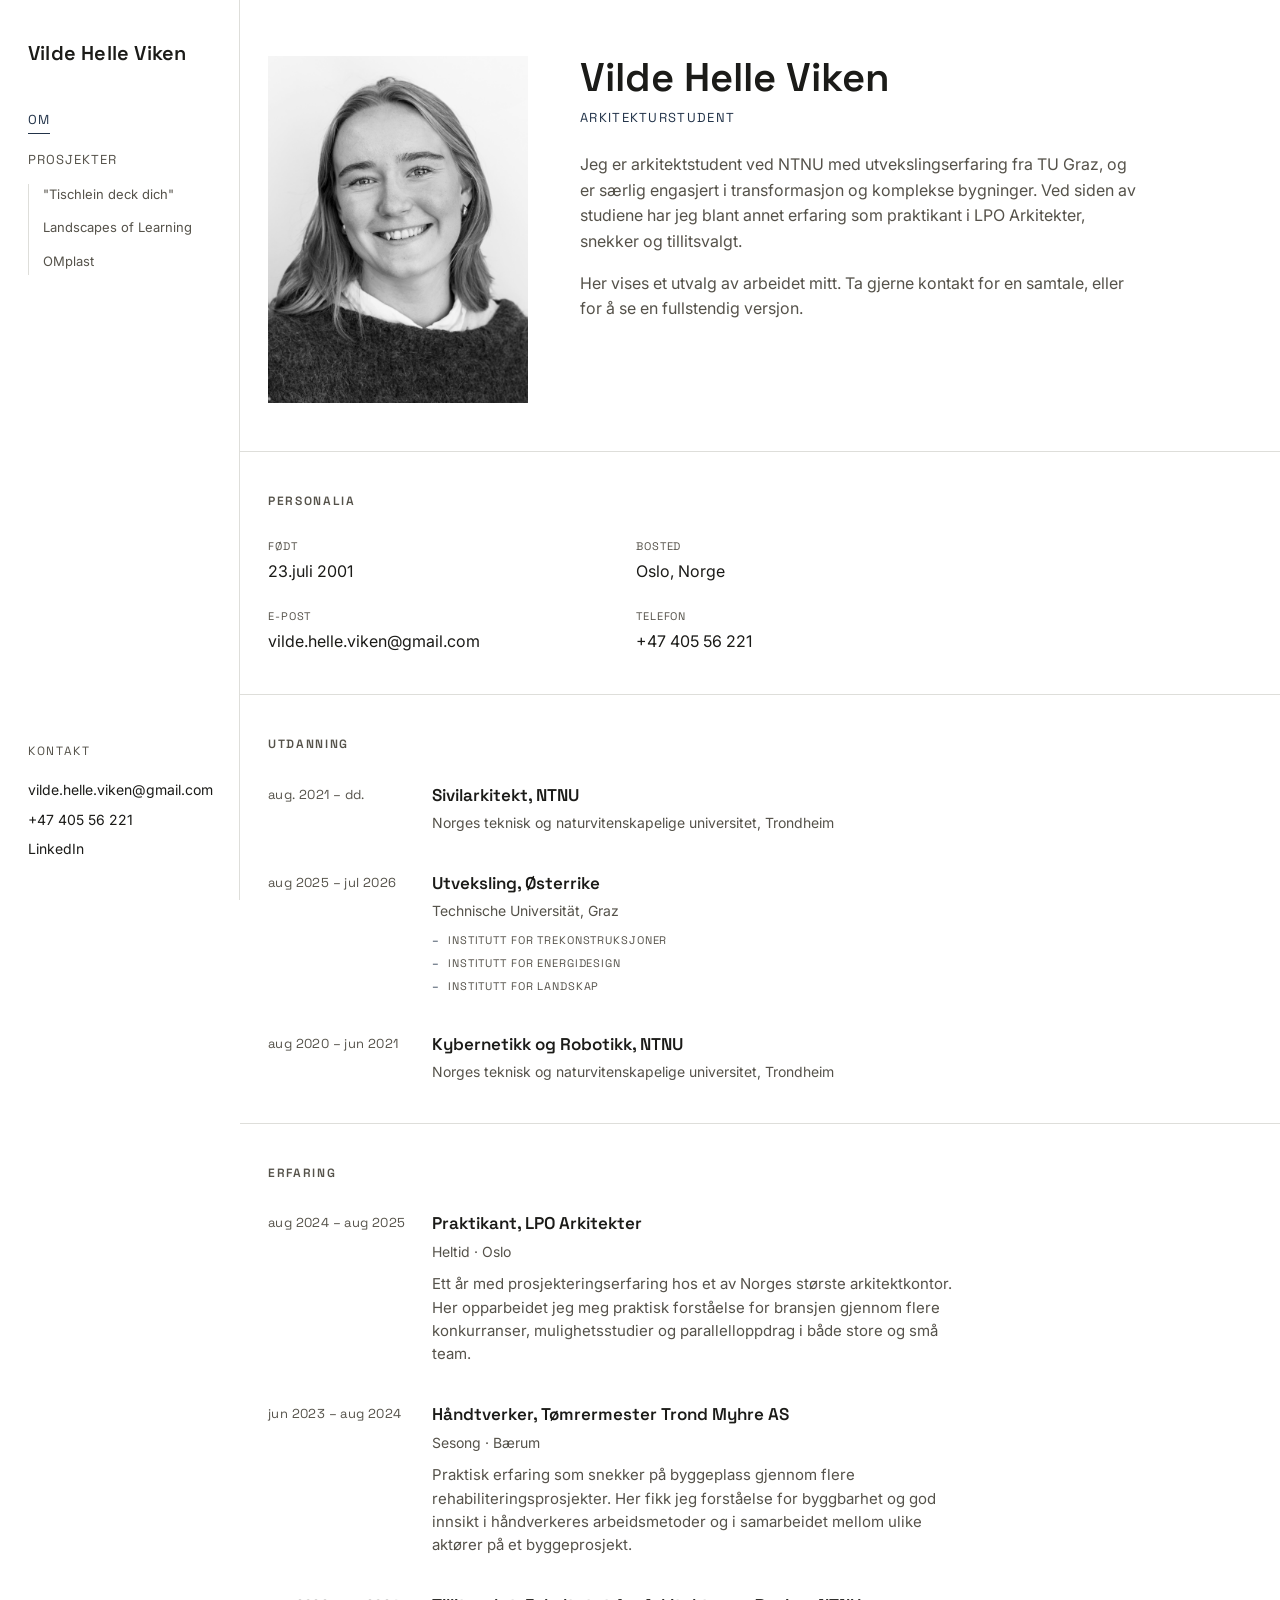
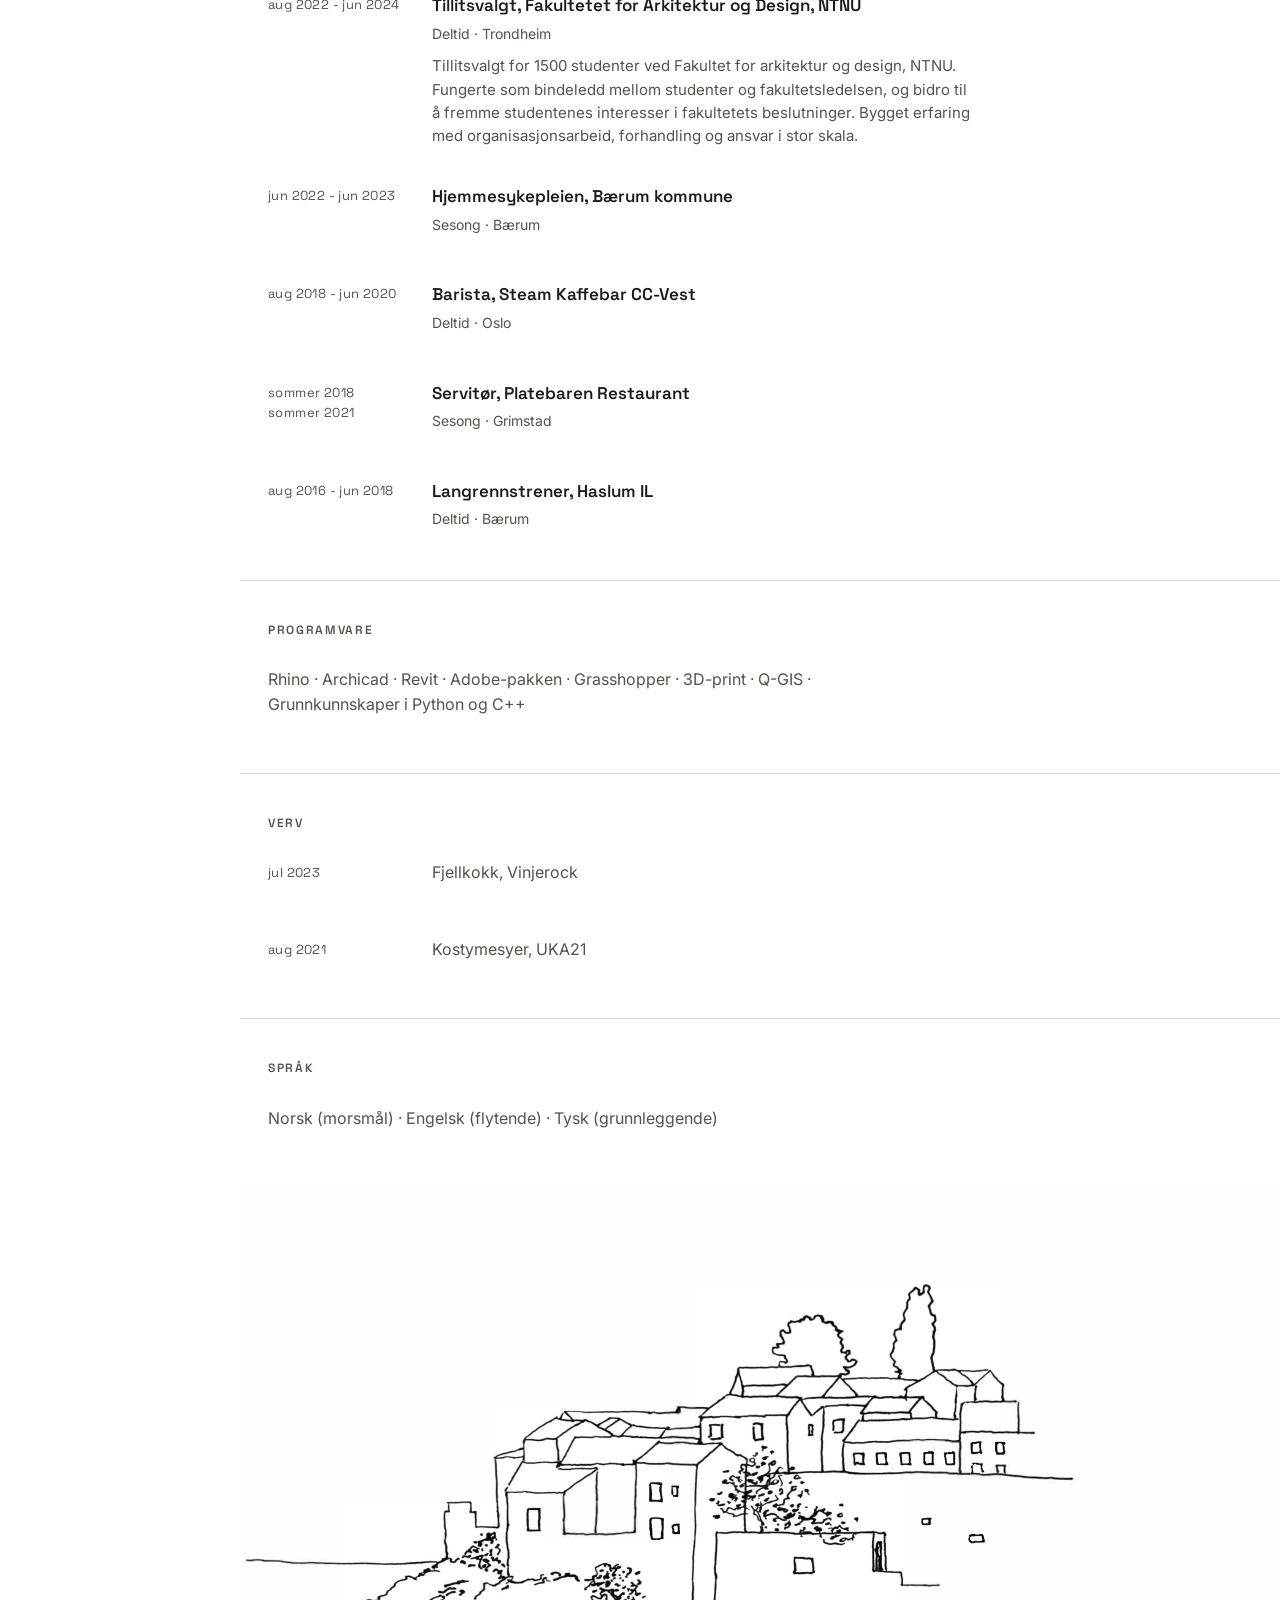
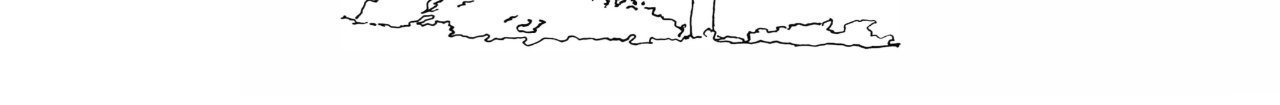
<file: om/index.html>
<!DOCTYPE html>
<html lang="no">

<head>
  <meta charset="UTF-8">
  <meta name="viewport" content="width=device-width, initial-scale=1">
  <title>Om — Vilde Helle Viken</title>
  <link rel="stylesheet" href="../style.css">
</head>

<body>

  <aside class="sidebar">
    <div class="sidebar-top">

      <div class="mobile-bar">
        <a href="/" class="site-title">Vilde Helle Viken</a>
        <button class="menu-toggle" aria-label="Åpne meny" aria-expanded="false">☰</button>
      </div>
      <nav class="site-nav">

        <nav class="site-nav">
          <a href="../om/" class="active">Om</a>
          <div class="nav-group">
            <a href="/">Prosjekter</a>
            <div class="sub-nav">
              <a href="../tischlein-deck-dich/">"Tischlein deck dich"</a>
              <a href="../landscapes-of-learning/">Landscapes of Learning</a>
              <a href="../om-plast/">OMplast</a>
            </div>
          </div>
        </nav>
    </div>
    <div class="sidebar-contact">
      <div class="footer-label">Kontakt</div>
      <a href="mailto:vilde.helle.viken@gmail.com">vilde.helle.viken@gmail.com</a>
      <a href="tel:+4740556221">+47 405 56 221</a>
      <a href="https://www.linkedin.com/in/vilde-helle-viken-7677a2205/" target="_blank" rel="noopener">LinkedIn</a>
    </div>
  </aside>

  <div class="main-content">

    <section class="about-intro">
      <div class="about-photo">
        <img src="../bilder/portrett.png" alt="portrett">
      </div>
      <div class="about-intro-text">
        <h1>Vilde Helle Viken</h1>
        <p class="about-role">Arkitekturstudent</p>
        <p>Jeg er arkitektstudent ved NTNU med utvekslingserfaring fra TU Graz, og er særlig engasjert i transformasjon
          og komplekse bygninger. Ved siden av studiene har jeg blant annet erfaring som praktikant i LPO Arkitekter,
          snekker og tillitsvalgt. </p>
        <p>Her vises et utvalg av arbeidet mitt. Ta gjerne kontakt for en samtale, eller for å se en fullstendig
          versjon.</p>
        </p>
      </div>
    </section>

    <section class="about-section">
      <h2 class="section-label">Personalia</h2>
      <div class="personalia-grid">
        <div class="personalia-item">
          <span class="personalia-label">Født</span>
          <span class="personalia-value">23.juli 2001</span>
        </div>
        <div class="personalia-item">
          <span class="personalia-label">Bosted</span>
          <span class="personalia-value">Oslo, Norge</span>
        </div>
        <div class="personalia-item">
          <span class="personalia-label">E-post</span>
          <a class="personalia-value" href="mailto:vilde.helle.viken@gmail.com">vilde.helle.viken@gmail.com</a>
        </div>
        <div class="personalia-item">
          <span class="personalia-label">Telefon</span>
          <a class="personalia-value" href="tel:+4740556221">+47 405 56 221</a>
        </div>
      </div>
    </section>

    <!--
  UTDANNING / ERFARING
  Hvert punkt: dato til venstre, tittel og underoverskrift til høyre.
  Dupliser en .timeline-item for hvert nytt punkt.
-->
    <section class="about-section">
      <h2 class="section-label">Utdanning</h2>
      <div class="timeline">

        <div class="timeline-item">
          <div class="timeline-date">aug. 2021 – dd.</div>
          <div class="timeline-content">
            <h3>Sivilarkitekt, NTNU</h3>
            <p class="timeline-subtitle">Norges teknisk og naturvitenskapelige universitet, Trondheim</p>
          </div>
        </div>

        <div class="timeline-item">
          <div class="timeline-date">aug 2025 – jul 2026</div>
          <div class="timeline-content">
            <h3>Utveksling, Østerrike</h3>
            <p class="timeline-subtitle">Technische Universität, Graz</p>
            <ul class="timeline-list">
              <li>Institutt for trekonstruksjoner</li>
              <li>Institutt for energidesign</li>
              <li>Institutt for landskap</li>
          </div>
        </div>

        <div class="timeline-item">
          <div class="timeline-date">aug 2020 – jun 2021</div>
          <div class="timeline-content">
            <h3>Kybernetikk og Robotikk, NTNU</h3>
            <p class="timeline-subtitle">Norges teknisk og naturvitenskapelige universitet, Trondheim</p>
          </div>
        </div>

      </div>
    </section>

    <section class="about-section">
      <h2 class="section-label">Erfaring</h2>
      <div class="timeline">

        <div class="timeline-item">
          <div class="timeline-date">aug 2024 – aug 2025</div>
          <div class="timeline-content">
            <h3>Praktikant, LPO Arkitekter</h3>
            <p class="timeline-subtitle">Heltid · Oslo</p>
            <p class="timeline-description">
              Ett år med prosjekteringserfaring hos et av Norges største arkitektkontor.
              Her opparbeidet jeg meg praktisk forståelse for bransjen gjennom flere konkurranser, mulighetsstudier og parallelloppdrag
              i både store og små team. 
            </p>
          </div>
        </div>

        <div class="timeline-item">
          <div class="timeline-date">jun 2023 – aug 2024</div>
          <div class="timeline-content">
            <h3>Håndtverker, Tømrermester Trond Myhre AS</h3>
            <p class="timeline-subtitle">Sesong · Bærum</p>
            <p class="timeline-description">
              Praktisk erfaring som snekker på byggeplass gjennom flere rehabiliteringsprosjekter.
              Her fikk jeg forståelse for byggbarhet og god innsikt i håndverkeres arbeidsmetoder og i samarbeidet mellom ulike aktører på et byggeprosjekt.
            </p>
          </div>
        </div>

        <div class="timeline-item">
          <div class="timeline-date">aug 2022 - jun 2024</div>
          <div class="timeline-content">
            <h3>Tillitsvalgt, Fakultetet for Arkitektur og Design, NTNU</h3>
            <p class="timeline-subtitle"> Deltid · Trondheim</p>
            <p class="timeline-description">
              Tillitsvalgt for 1500 studenter ved Fakultet for arkitektur og design, NTNU.
              Fungerte som bindeledd mellom studenter og fakultetsledelsen, og bidro til å fremme studentenes interesser
              i fakultetets beslutninger.
              Bygget erfaring med organisasjonsarbeid, forhandling og ansvar i stor skala.
            </p>
          </div>
        </div>

        <div class="timeline-item">
          <div class="timeline-date">jun 2022 - jun 2023 </div>
          <div class="timeline-content">
            <h3>Hjemmesykepleien, Bærum kommune</h3>
            <p class="timeline-subtitle"> Sesong · Bærum</p>
            <p class="timeline-description"></p>
          </div>
        </div>

        <div class="timeline-item">
          <div class="timeline-date">aug 2018 - jun 2020</div>
          <div class="timeline-content">
            <h3>Barista, Steam Kaffebar CC-Vest</h3>
            <p class="timeline-subtitle"> Deltid · Oslo</p>
            <p class="timeline-description"></p>
          </div>
        </div>

        <div class="timeline-item">
          <div class="timeline-date">sommer 2018 sommer 2021</div>
          <div class="timeline-content">
            <h3>Servitør, Platebaren Restaurant </h3>
            <p class="timeline-subtitle"> Sesong · Grimstad</p>
            <p class="timeline-description"></p>
          </div>
        </div>

        <div class="timeline-item">
          <div class="timeline-date">aug 2016 - jun 2018</div>
          <div class="timeline-content">
            <h3>Langrennstrener, Haslum IL</h3>
            <p class="timeline-subtitle"> Deltid · Bærum</p>
            <p class="timeline-description"></p>
          </div>
        </div>

      </div>
    </section>

    <section class="about-section">
      <h2 class="section-label">Programvare</h2>
      <p class="about-section-text">Rhino · Archicad · Revit · Adobe-pakken · Grasshopper · 3D-print · Q-GIS ·
        Grunnkunnskaper i Python og C++ </p>
    </section>


    <section class="about-section">
      <h2 class="section-label">Verv</h2>
      <div class="timeline">

        <div class="timeline-item">
          <div class="timeline-date">jul 2023</div>
          <div class="about-section-text">Fjellkokk, Vinjerock<p>
          </div>
        </div>

        <div class="timeline-item">
          <div class="timeline-date">aug 2021</div>
          <div class="about-section-text">Kostymesyer, UKA21<p>
          </div>
        </div>

      </div>
    </section>

    <section class="about-section">
      <h2 class="section-label">Språk</h2>
      <p class="about-section-text">Norsk (morsmål) · Engelsk (flytende) · Tysk (grunnleggende) </p>
    </section>


    <!-- 1) Enkeltbilde i full bredde, med bildetekst -->
    <figure class="gallery-figure">
      <img src="../bilder/skisse.jpg" alt="Plantegning, prosjekt 1">
      <figcaption></figcaption>
    </figure>

  </div>

  <script src="../nav-toggle.js"></script>
</body>

</html>
</file>
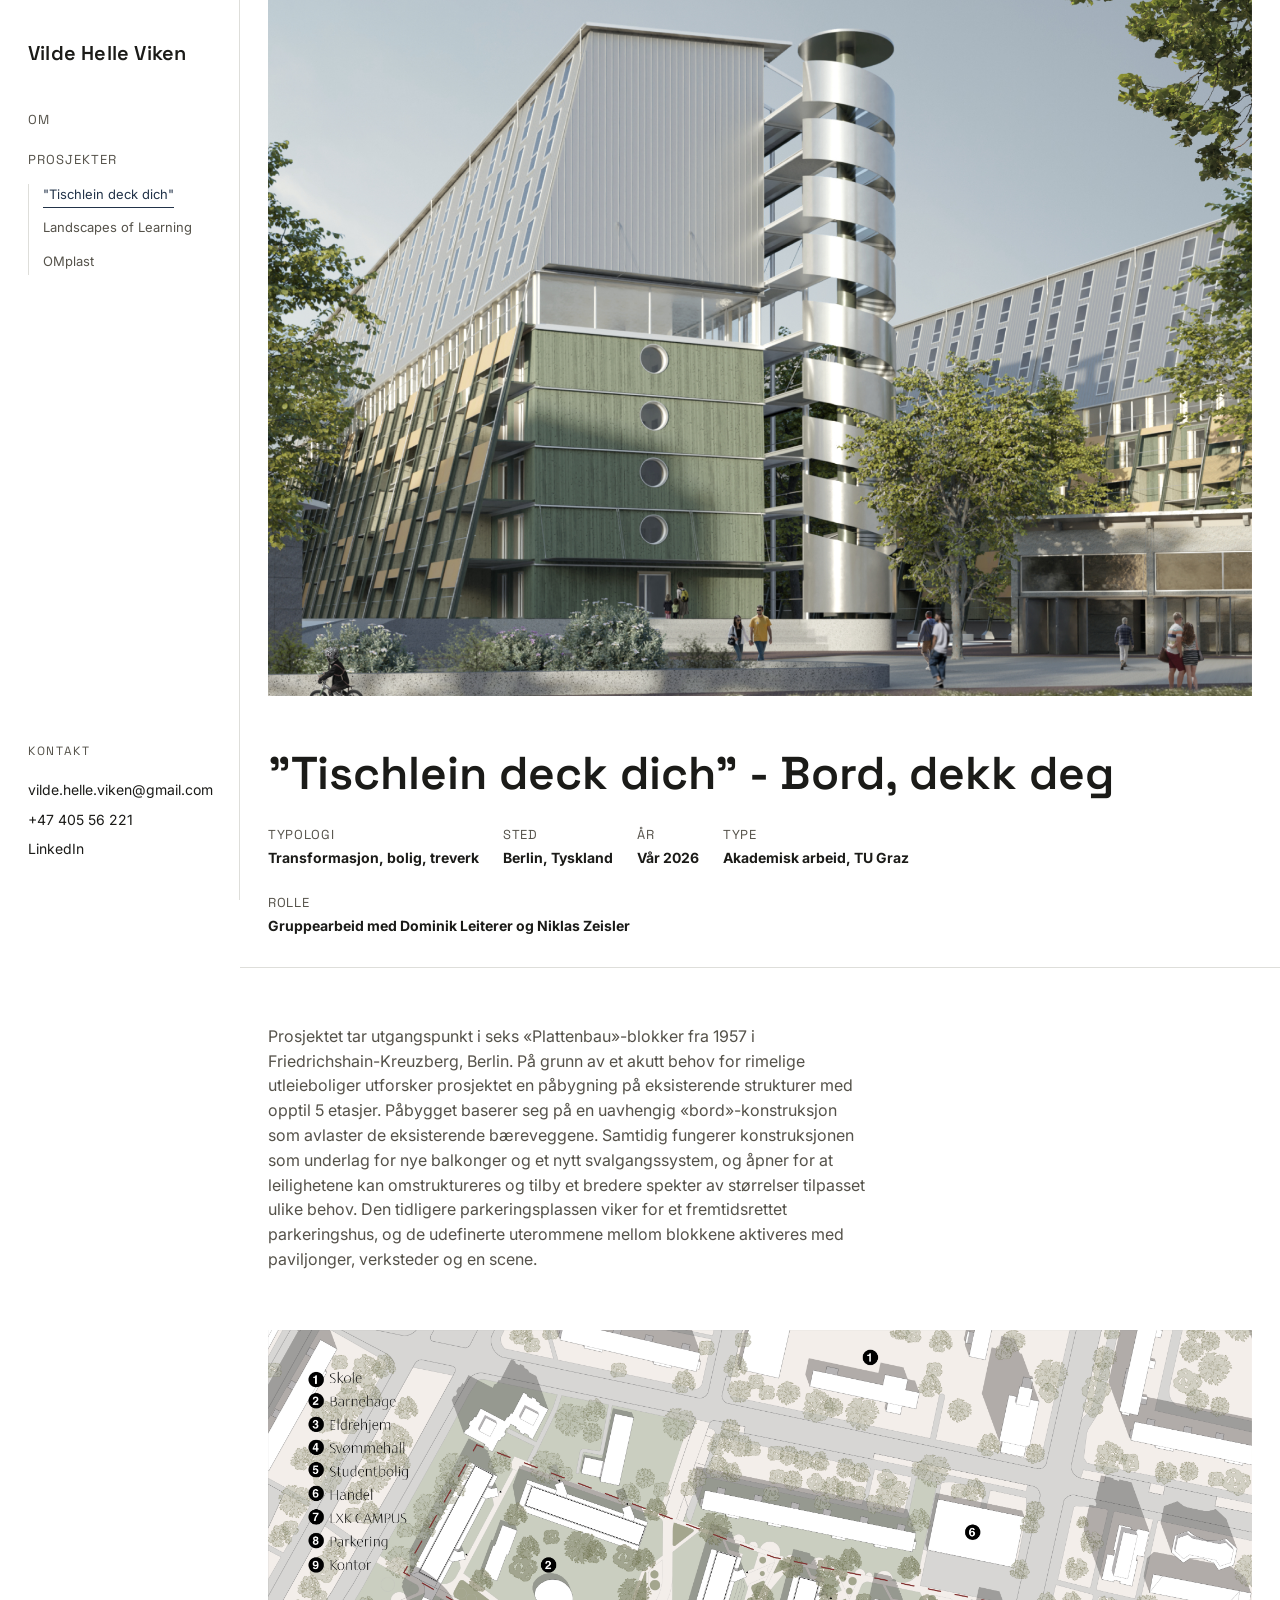
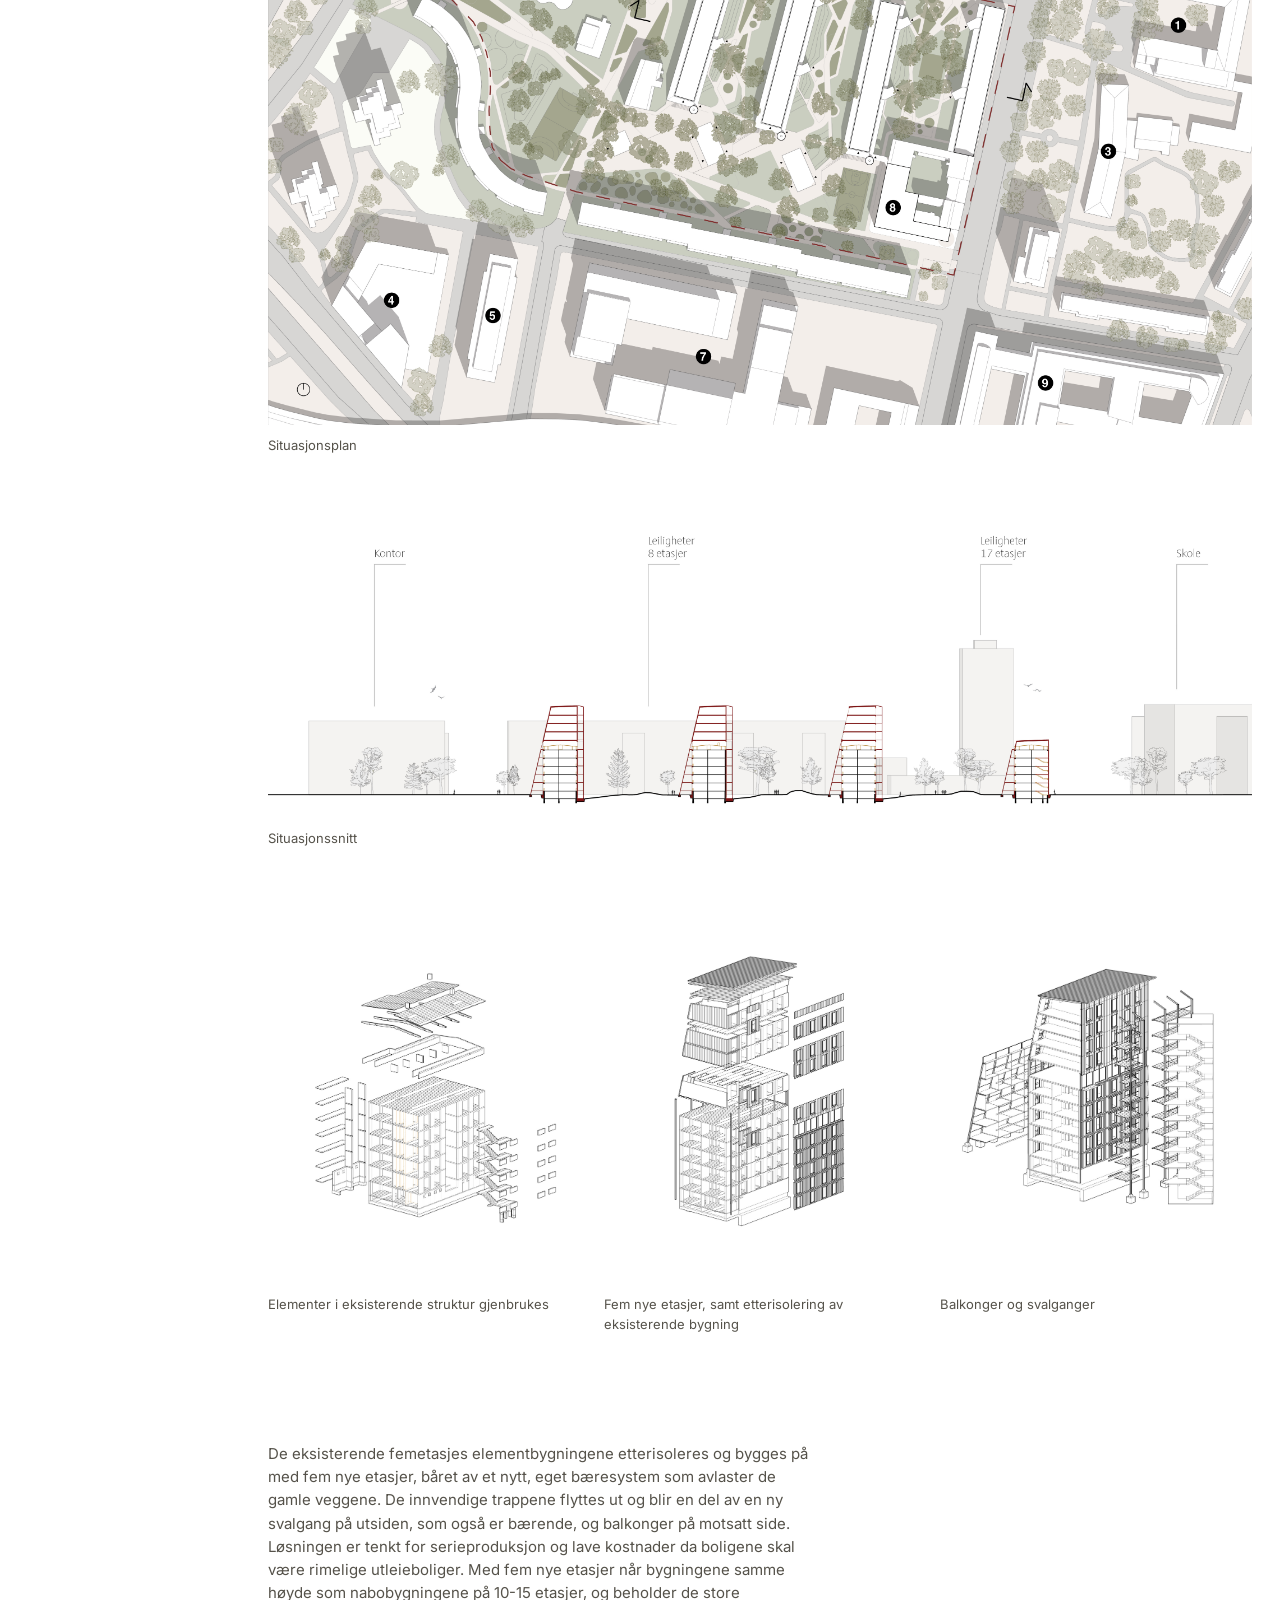
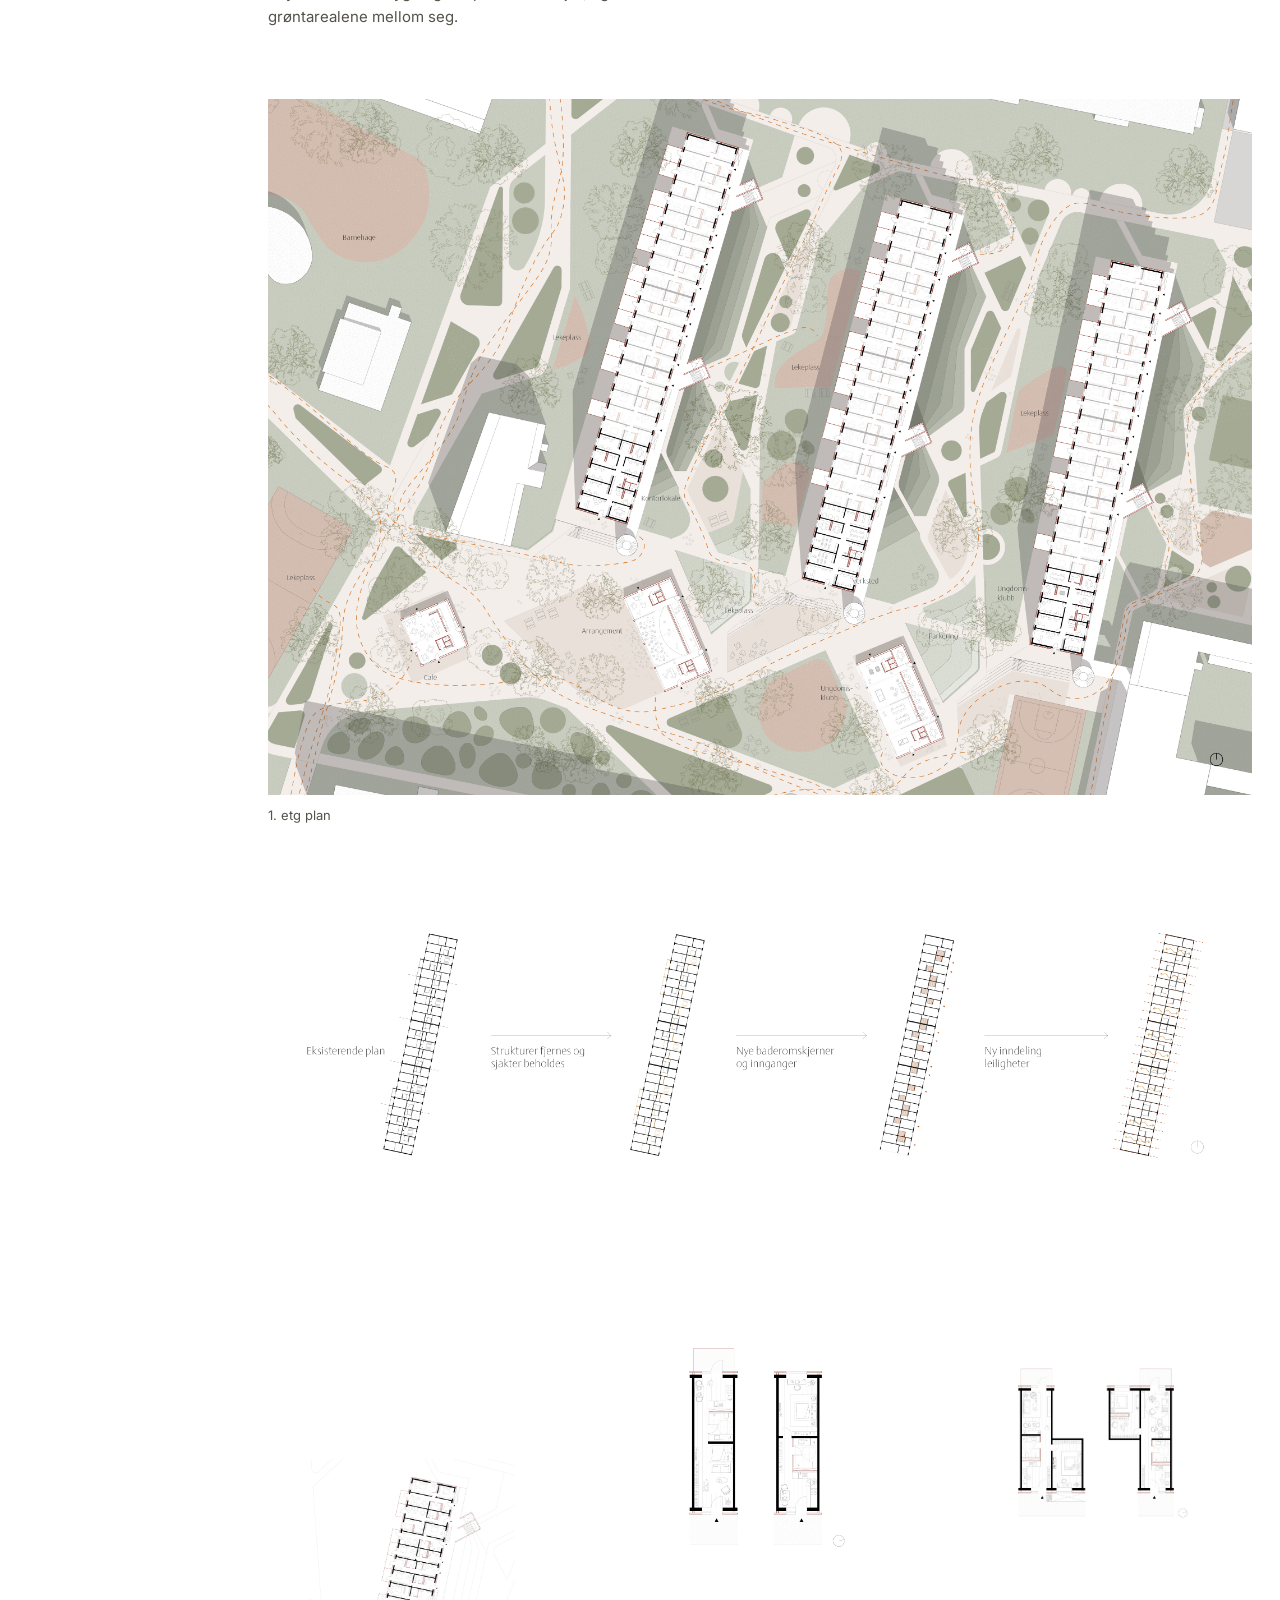
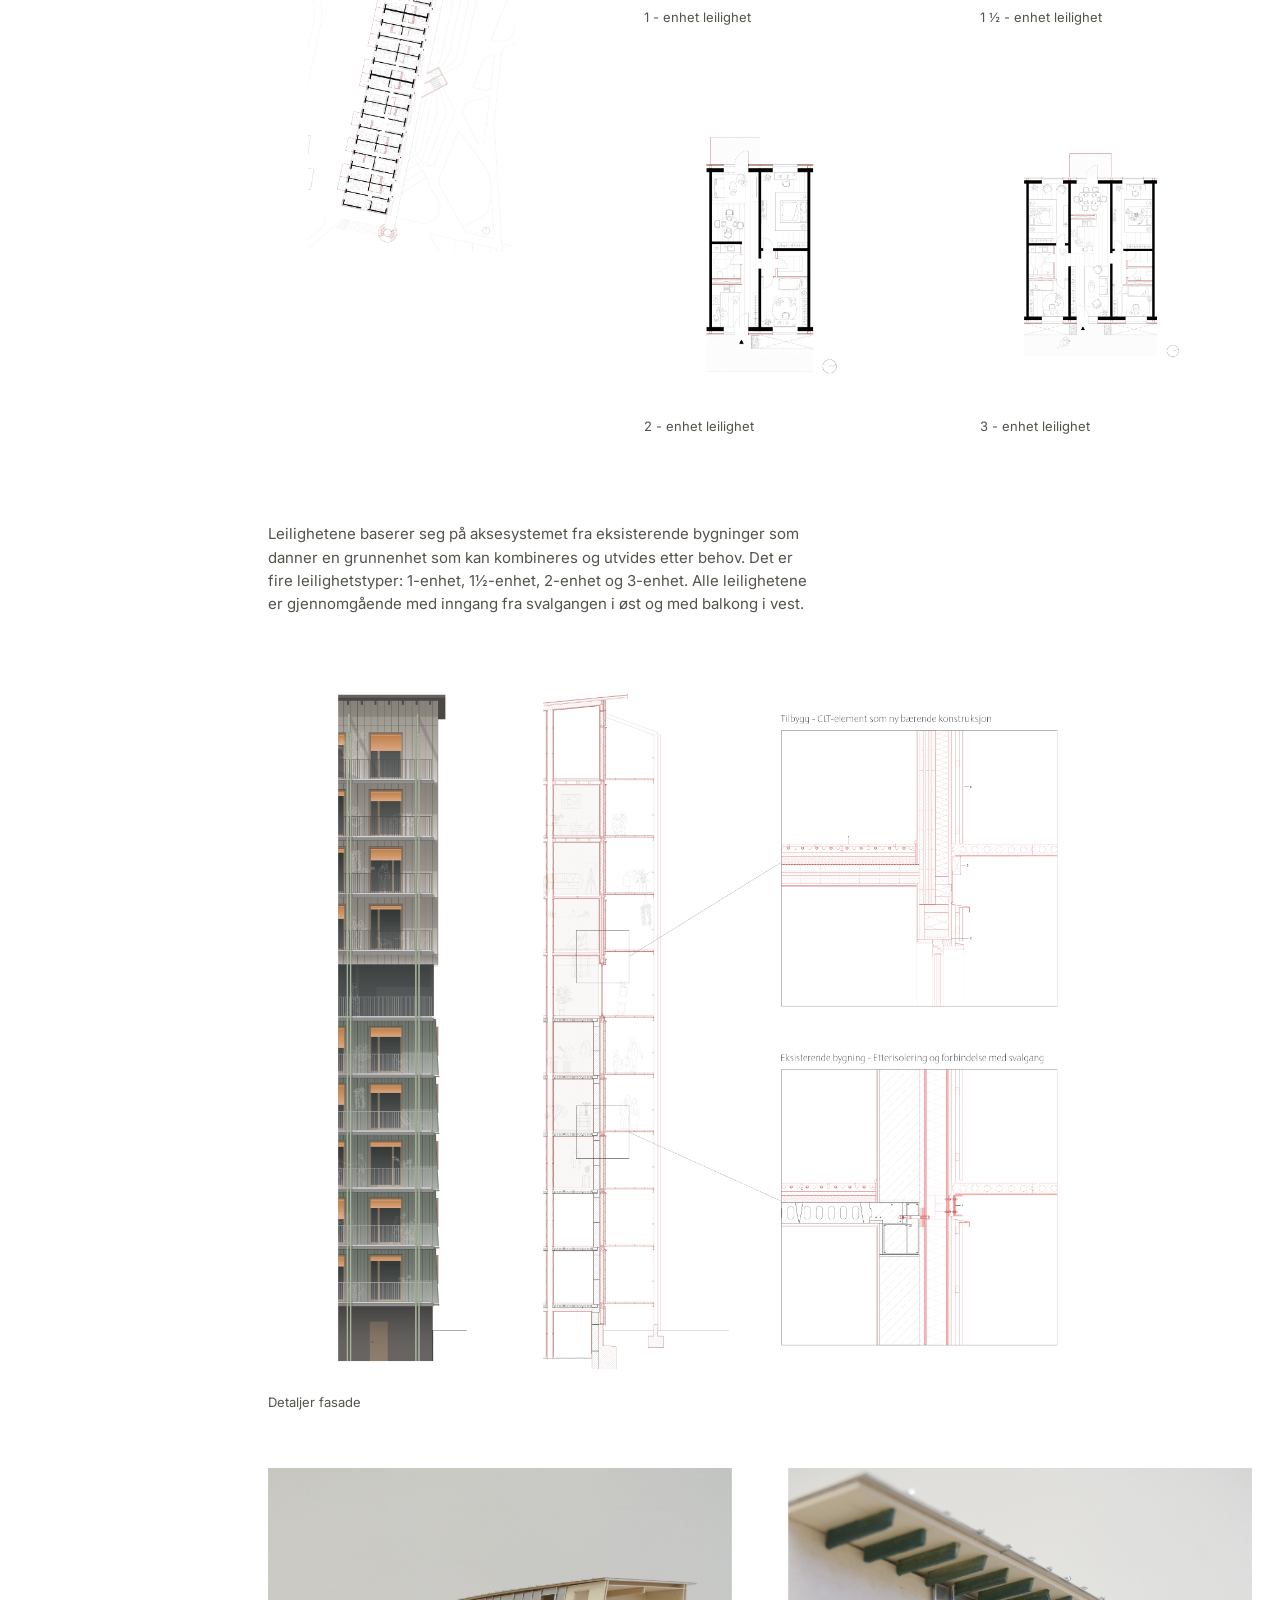
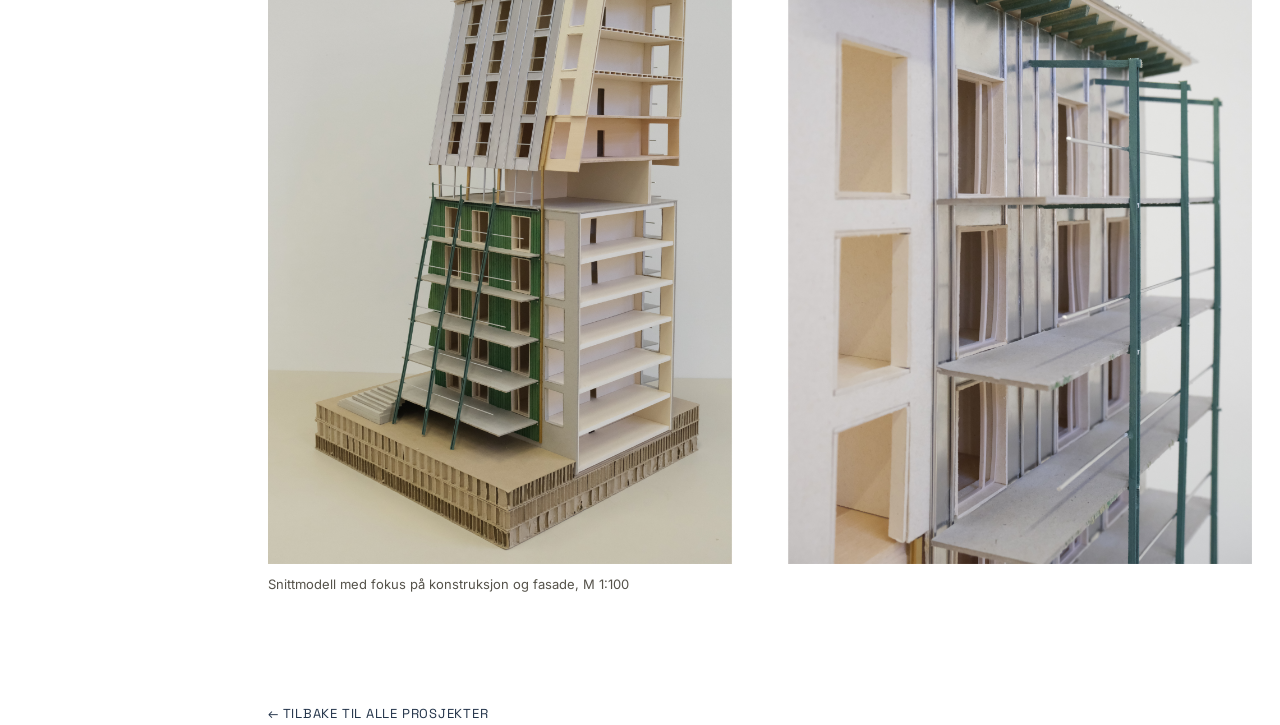
<file: tischlein-deck-dich/index.html>
<!DOCTYPE html>
<html lang="no">

<head>
  <meta charset="UTF-8">
  <meta name="viewport" content="width=device-width, initial-scale=1">
  <title>"Tischlein deck dich" - Vilde Helle Viken</title>
  <link rel="stylesheet" href="../style.css">
</head>

<body>

  <aside class="sidebar">
    <div class="sidebar-top">

      <div class="mobile-bar">
        <a href="/" class="site-title">Vilde Helle Viken</a>
        <button class="menu-toggle" aria-label="Åpne meny" aria-expanded="false">☰</button>
      </div>
      <nav class="site-nav">

        
        <nav class="site-nav">
          <a href="../om/">Om</a>
          <div class="nav-group">
            <a href="/">Prosjekter</a>
            <div class="sub-nav">
              <a href="../tischlein-deck-dich/" class="active">"Tischlein deck dich"</a>
              <a href="../landscapes-of-learning/">Landscapes of Learning</a>
              <a href="../om-plast/">OMplast</a>
            </div>
          </div>
        </nav>
    </div>
    <div class="sidebar-contact">
      <div class="footer-label">Kontakt</div>
      <a href="mailto:vilde.helle.viken@gmail.com">vilde.helle.viken@gmail.com</a>
      <a href="tel:+4740556221">+47 405 56 221</a>
      <a href="https://www.linkedin.com/in/vilde-helle-viken-7677a2205/" target="_blank" rel="noopener">LinkedIn</a>
    </div>
  </aside>

  <div class="main-content">

    <section class="project-hero">
      <img src="../bilder/TischleinDeckDich/OutsidePerspective.jpg" alt="Prosjektnavn 1">
    </section>

    <section class="project-header">
      <span class="pc-code"></span>
      <h1>"Tischlein deck dich" - Bord, dekk deg</h1>
      <div class="meta-row">
        <span>Typologi<b>Transformasjon, bolig, treverk</b></span>
        <span>Sted<b>Berlin, Tyskland</b></span>
        <span>År<b>Vår 2026</b></span>
        <span>Type<b>Akademisk arbeid, TU Graz</b></span>
        <span>Rolle<b>Gruppearbeid med Dominik Leiterer og Niklas Zeisler</b></span>
      </div>
    </section>

    <section class="project-body">
      <p>Prosjektet tar utgangspunkt i seks «Plattenbau»-blokker fra 1957 i Friedrichshain-Kreuzberg, Berlin. 
        På grunn av et akutt behov for rimelige utleieboliger utforsker prosjektet en påbygning på eksisterende strukturer med opptil 5 etasjer. 
        Påbygget baserer seg på en uavhengig «bord»-konstruksjon som avlaster de eksisterende bæreveggene. 
        Samtidig fungerer konstruksjonen som underlag for nye balkonger og et nytt svalgangssystem, og åpner for at leilighetene kan omstruktureres og tilby et bredere spekter av størrelser tilpasset ulike behov. 
        Den tidligere parkeringsplassen viker for et fremtidsrettet parkeringshus, og de udefinerte uterommene mellom blokkene aktiveres med paviljonger, verksteder og en scene. </p>
    </section>

    <!--
  BILDESEKSJON — tre eksempler under viser hvordan du bruker byggeklossene.
  Se kommentaren i style.css for full forklaring. Slett eksempel-bildene
  du ikke trenger, og dupliser blokkene du vil ha flere av.
-->
    <div class="project-gallery">

      <!-- 1) Enkeltbilde i full bredde, med bildetekst -->
      <figure class="gallery-figure">
        <img src="../bilder/TischleinDeckDich/sitplan.jpg" alt="Plantegning, prosjekt 1">
        <figcaption>Situasjonsplan</figcaption>
      </figure>

      <!-- 1) Enkeltbilde i full bredde, med bildetekst -->
      <figure class="gallery-figure">
        <img src="../bilder/TischleinDeckDich/sitsnitt.jpg" alt="Plantegning, prosjekt 1">
        <figcaption>Situasjonssnitt</figcaption>
      </figure>

      <div class="gallery-row-3">
        <figure class="gallery-figure">
          <img class="lightbox-img" src="../bilder/TischleinDeckDich/axo1.jpg" alt="...">
          <figcaption>Elementer i eksisterende struktur gjenbrukes</figcaption>
        </figure>
        <figure class="gallery-figure">
          <img class="lightbox-img" src="../bilder/TischleinDeckDich/axo2.jpg" alt="...">
          <figcaption>Fem nye etasjer, samt etterisolering av eksisterende bygning </figcaption>
        </figure>
        <figure class="gallery-figure">
          <img class="lightbox-img" src="../bilder/TischleinDeckDich/axo3.jpg" alt="...">
          <figcaption>Balkonger og svalganger</figcaption>
        </figure>
      </div>

      <figure></figure>
      <p class="gallery-description">De eksisterende femetasjes elementbygningene etterisoleres og bygges på med fem nye etasjer, båret av et nytt, eget bæresystem som avlaster de gamle veggene. 
        De innvendige trappene flyttes ut og blir en del av en ny svalgang på utsiden, som også er bærende, og balkonger på motsatt side. 
        Løsningen er tenkt for serieproduksjon og lave kostnader da boligene skal være rimelige utleieboliger. 
        Med fem nye etasjer når bygningene samme høyde som nabobygningene på 10-15 etasjer, og beholder de store grøntarealene mellom seg.

      </p>
      </figure>



      <!-- 1) Enkeltbilde i full bredde, med bildetekst -->
      <figure class="gallery-figure">
        <img src="../bilder/TischleinDeckDich/1etgPlanKopi.jpg" alt="Plantegning, prosjekt 1">
        <figcaption>1. etg plan</figcaption>
      </figure>

      <!-- 1) Enkeltbilde i full bredde, med bildetekst -->
      <figure class="gallery-figure">
        <img src="../bilder/TischleinDeckDich/leiloKonsept.jpg" alt="Plantegning, prosjekt 1">
        <figcaption></figcaption>
      </figure>



      <div class="gallery-strict">

        <figure class="gallery-strict-main">
          <img class="lightbox-img" src="../bilder/TischleinDeckDich/typiskEtasjeplan.jpg"
            alt="Typisk etasjeplan leiligheter">
        </figure>

        <figure class="gallery-strict-quad quad-1">
          <div class="quad-images">
            <img class="lightbox-img" src="../bilder/TischleinDeckDich/1Enhet.jpg" alt="1-enhet leilighet, plan A">
          </div>
          <figcaption>1 - enhet leilighet</figcaption>
        </figure>

        <figure class="gallery-strict-quad quad-2">
          <div class="quad-images">
            <img class="lightbox-img" src="../bilder/TischleinDeckDich/2Enhet.jpg" alt="1½-enhet leilighet, plan B">
          </div>
          <figcaption>1 ½ - enhet leilighet</figcaption>
        </figure>

        <figure class="gallery-strict-quad quad-3">
          <div class="quad-images">
            <img class="lightbox-img" src="../bilder/TischleinDeckDich/3Enhet.jpg" alt="2-enhet leilighet, plan A">
          </div>
          <figcaption>2 - enhet leilighet</figcaption>
        </figure>

        <figure class="gallery-strict-quad quad-4">
          <div class="quad-images">
            <img class="lightbox-img" src="../bilder/TischleinDeckDich/4Enhet.jpg" alt="3-enhet leilighet, plan A">
          </div>
          <figcaption>3 - enhet leilighet</figcaption>
        </figure>

      </div>

      <p class="gallery-description">
        Leilighetene baserer seg på aksesystemet fra eksisterende bygninger som danner en grunnenhet som kan kombineres og utvides etter behov. 
        Det er fire leilighetstyper: 1-enhet, 1½-enhet, 2-enhet og 3-enhet. 
        Alle leilighetene er gjennomgående med inngang fra svalgangen i øst og med balkong i vest. 

      </p>

      <!-- 1) Enkeltbilde i full bredde, med bildetekst -->
      <figure class="gallery-figure">
        <img src="../bilder/TischleinDeckDich/detaljer.jpg" alt="Plantegning, prosjekt 1">
        <figcaption>Detaljer fasade</figcaption>
      </figure>

      <!-- 1) Enkeltbilde i full bredde, med bildetekst -->
      <figure class="gallery-figure">
        <img src="../bilder/TischleinDeckDich/modellbilder.jpg" alt="Plantegning, prosjekt 1">
        <figcaption>Snittmodell med fokus på konstruksjon og fasade, M 1:100</figcaption>
      </figure>

    </div>

    <a class="back-link" href="/">← Tilbake til alle prosjekter</a>
    <script src="../lightbox.js"></script>

  </div>

<script src="../nav-toggle.js"></script>
</body>

</html>
</file>
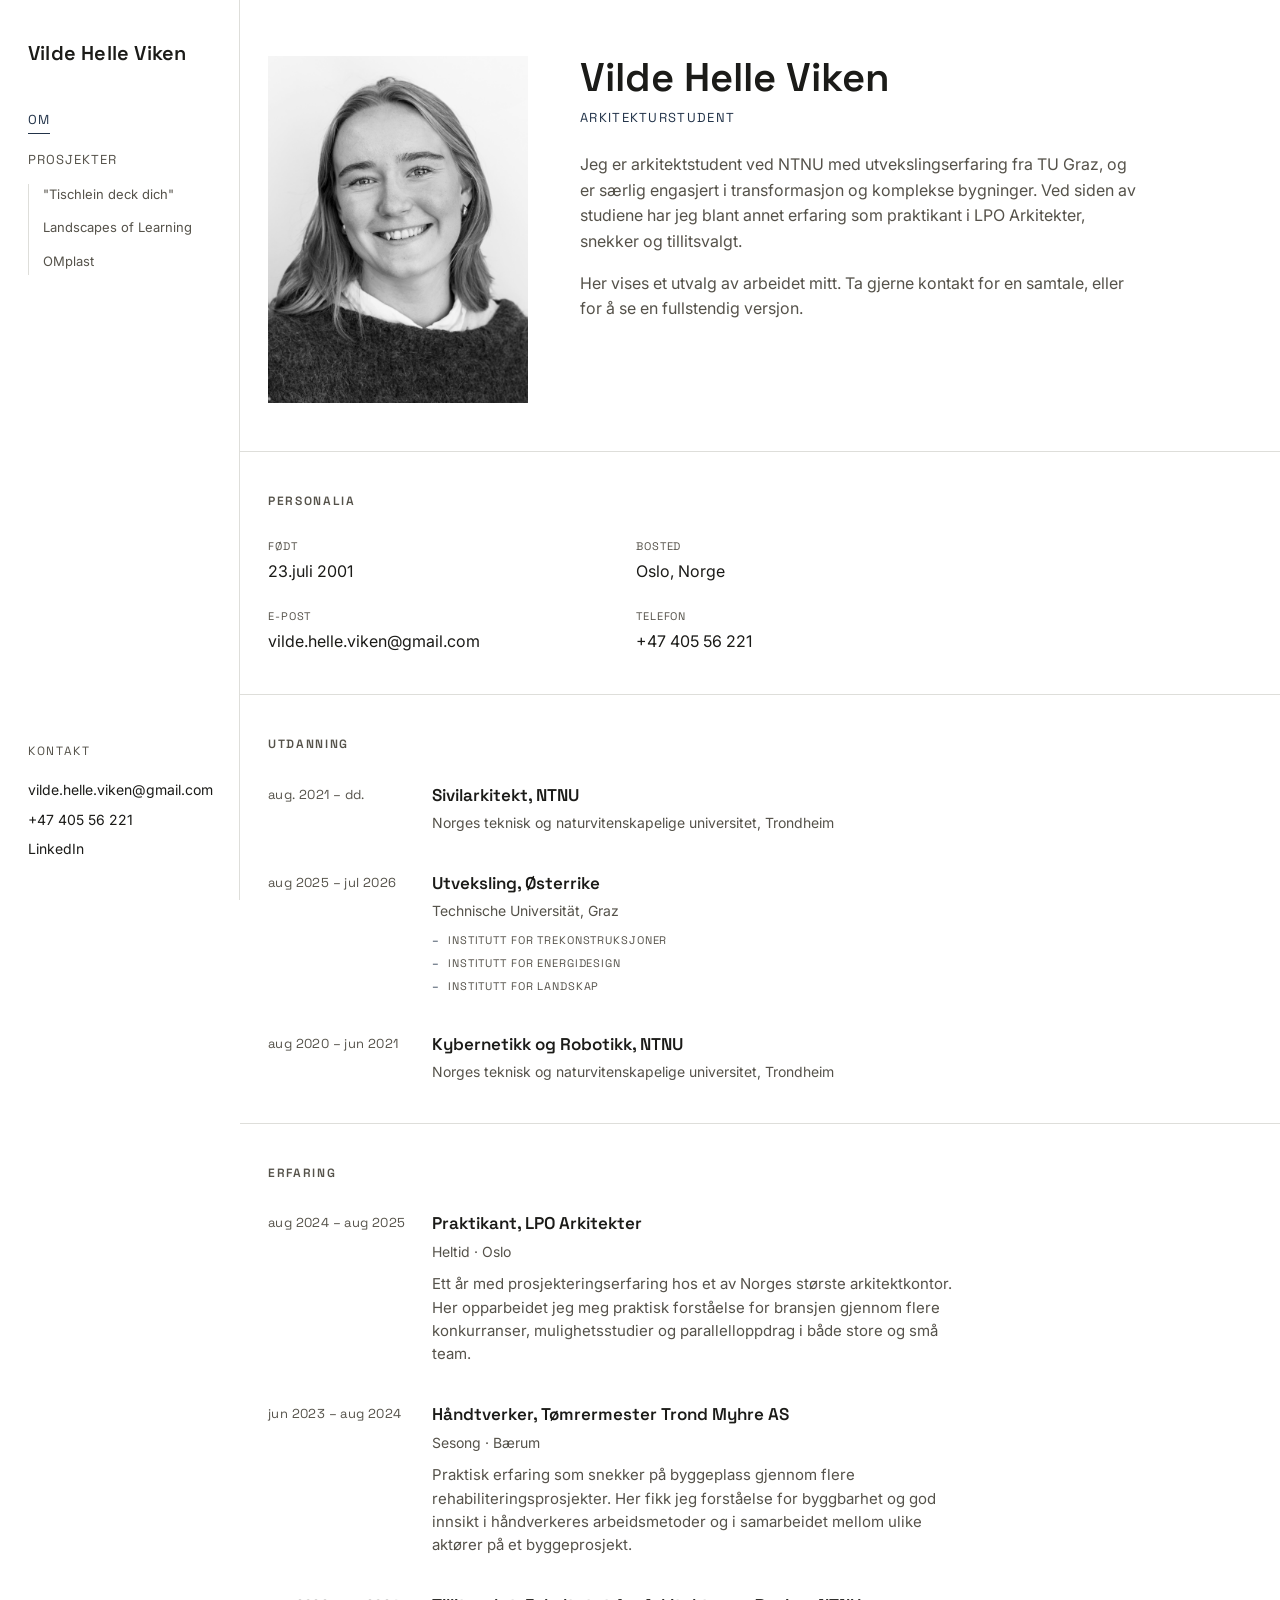
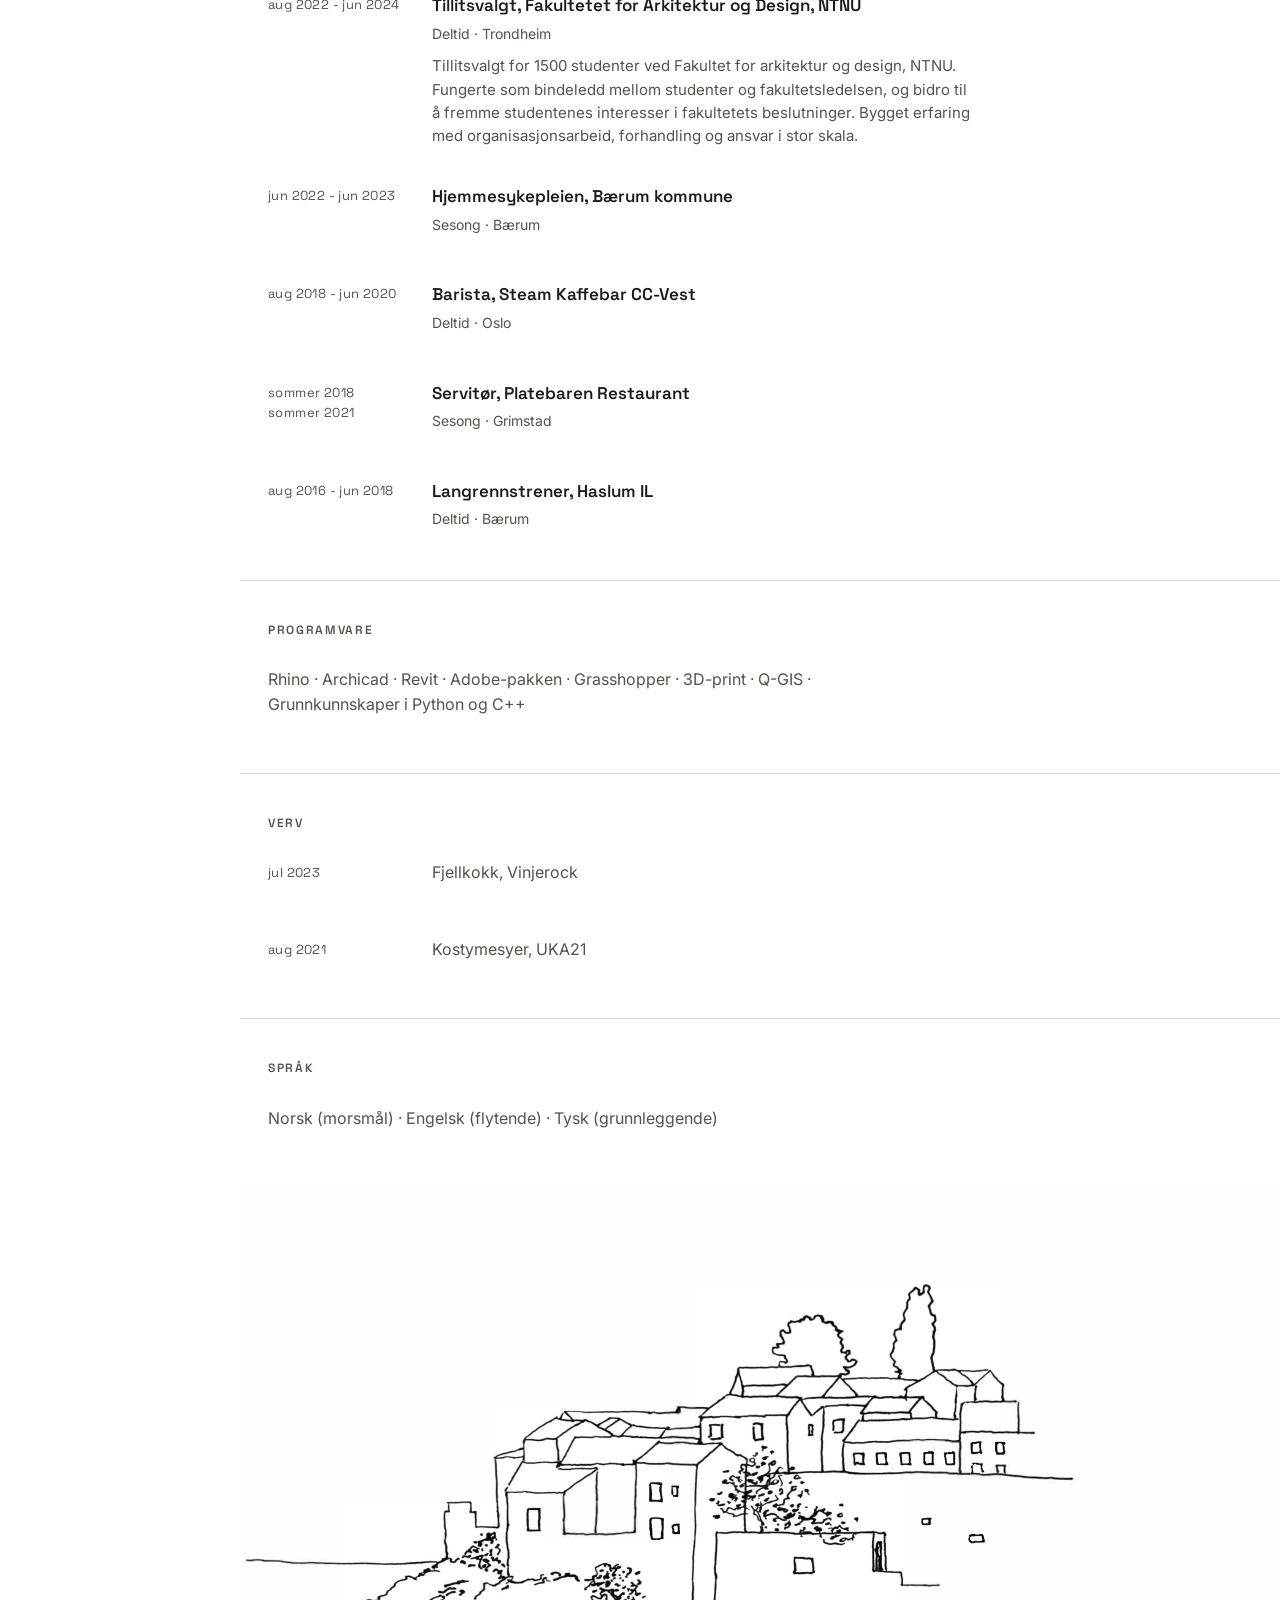
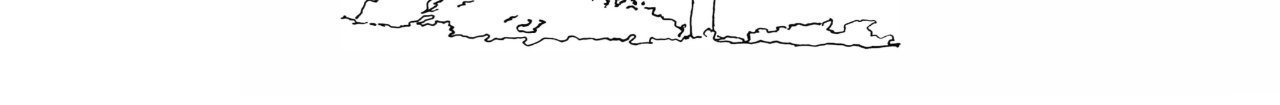
<file: om.html>
<!DOCTYPE html>
<html lang="no">

<head>
  <meta charset="UTF-8">
  <meta name="viewport" content="width=device-width, initial-scale=1">
  <title>Om — Vilde Helle Viken</title>
  <link rel="stylesheet" href="style.css">
</head>

<body>

  <aside class="sidebar">
    <div class="sidebar-top">

      <div class="mobile-bar">
        <a href="index.html" class="site-title">Vilde Helle Viken</a>
        <button class="menu-toggle" aria-label="Åpne meny" aria-expanded="false">☰</button>
      </div>
      <nav class="site-nav">

        <nav class="site-nav">
          <a href="om.html" class="active">Om</a>
          <div class="nav-group">
            <a href="index.html">Prosjekter</a>
            <div class="sub-nav">
              <a href="prosjekt-1.html">"Tischlein deck dich"</a>
              <a href="prosjekt-2.html">Landscapes of Learning</a>
              <a href="prosjekt-3.html">OMplast</a>
            </div>
          </div>
        </nav>
    </div>
    <div class="sidebar-contact">
      <div class="footer-label">Kontakt</div>
      <a href="mailto:vilde.helle.viken@gmail.com">vilde.helle.viken@gmail.com</a>
      <a href="tel:+4740556221">+47 405 56 221</a>
      <a href="https://www.linkedin.com/in/vilde-helle-viken-7677a2205/" target="_blank" rel="noopener">LinkedIn</a>
    </div>
  </aside>

  <div class="main-content">

    <section class="about-intro">
      <div class="about-photo">
        <img src="bilder/portrett.png" alt="portrett">
      </div>
      <div class="about-intro-text">
        <h1>Vilde Helle Viken</h1>
        <p class="about-role">Arkitekturstudent</p>
        <p>Jeg er arkitektstudent ved NTNU med utvekslingserfaring fra TU Graz, og er særlig engasjert i transformasjon
          og komplekse bygninger. Ved siden av studiene har jeg blant annet erfaring som praktikant i LPO Arkitekter,
          snekker og tillitsvalgt. </p>
        <p>Her vises et utvalg av arbeidet mitt. Ta gjerne kontakt for en samtale, eller for å se en fullstendig
          versjon.</p>
        </p>
      </div>
    </section>

    <section class="about-section">
      <h2 class="section-label">Personalia</h2>
      <div class="personalia-grid">
        <div class="personalia-item">
          <span class="personalia-label">Født</span>
          <span class="personalia-value">23.juli 2001</span>
        </div>
        <div class="personalia-item">
          <span class="personalia-label">Bosted</span>
          <span class="personalia-value">Oslo, Norge</span>
        </div>
        <div class="personalia-item">
          <span class="personalia-label">E-post</span>
          <a class="personalia-value" href="mailto:vilde.helle.viken@gmail.com">vilde.helle.viken@gmail.com</a>
        </div>
        <div class="personalia-item">
          <span class="personalia-label">Telefon</span>
          <a class="personalia-value" href="tel:+4740556221">+47 405 56 221</a>
        </div>
      </div>
    </section>

    <!--
  UTDANNING / ERFARING
  Hvert punkt: dato til venstre, tittel og underoverskrift til høyre.
  Dupliser en .timeline-item for hvert nytt punkt.
-->
    <section class="about-section">
      <h2 class="section-label">Utdanning</h2>
      <div class="timeline">

        <div class="timeline-item">
          <div class="timeline-date">aug. 2021 – dd.</div>
          <div class="timeline-content">
            <h3>Sivilarkitekt, NTNU</h3>
            <p class="timeline-subtitle">Norges teknisk og naturvitenskapelige universitet, Trondheim</p>
          </div>
        </div>

        <div class="timeline-item">
          <div class="timeline-date">aug 2025 – jul 2026</div>
          <div class="timeline-content">
            <h3>Utveksling, Østerrike</h3>
            <p class="timeline-subtitle">Technische Universität, Graz</p>
            <ul class="timeline-list">
              <li>Institutt for trekonstruksjoner</li>
              <li>Institutt for energidesign</li>
              <li>Institutt for landskap</li>
          </div>
        </div>

        <div class="timeline-item">
          <div class="timeline-date">aug 2020 – jun 2021</div>
          <div class="timeline-content">
            <h3>Kybernetikk og Robotikk, NTNU</h3>
            <p class="timeline-subtitle">Norges teknisk og naturvitenskapelige universitet, Trondheim</p>
          </div>
        </div>

      </div>
    </section>

    <section class="about-section">
      <h2 class="section-label">Erfaring</h2>
      <div class="timeline">

        <div class="timeline-item">
          <div class="timeline-date">aug 2024 – aug 2025</div>
          <div class="timeline-content">
            <h3>Praktikant, LPO Arkitekter</h3>
            <p class="timeline-subtitle">Heltid · Oslo</p>
            <p class="timeline-description">
              Ett år med prosjekteringserfaring hos et av Norges største arkitektkontor.
              Her opparbeidet jeg meg praktisk forståelse for bransjen gjennom flere konkurranser, mulighetsstudier og parallelloppdrag
              i både store og små team. 
            </p>
          </div>
        </div>

        <div class="timeline-item">
          <div class="timeline-date">jun 2023 – aug 2024</div>
          <div class="timeline-content">
            <h3>Håndtverker, Tømrermester Trond Myhre AS</h3>
            <p class="timeline-subtitle">Sesong · Bærum</p>
            <p class="timeline-description">
              Praktisk erfaring som snekker på byggeplass gjennom flere rehabiliteringsprosjekter.
              Her fikk jeg forståelse for byggbarhet og god innsikt i håndverkeres arbeidsmetoder og i samarbeidet mellom ulike aktører på et byggeprosjekt.
            </p>
          </div>
        </div>

        <div class="timeline-item">
          <div class="timeline-date">aug 2022 - jun 2024</div>
          <div class="timeline-content">
            <h3>Tillitsvalgt, Fakultetet for Arkitektur og Design, NTNU</h3>
            <p class="timeline-subtitle"> Deltid · Trondheim</p>
            <p class="timeline-description">
              Tillitsvalgt for 1500 studenter ved Fakultet for arkitektur og design, NTNU.
              Fungerte som bindeledd mellom studenter og fakultetsledelsen, og bidro til å fremme studentenes interesser
              i fakultetets beslutninger.
              Bygget erfaring med organisasjonsarbeid, forhandling og ansvar i stor skala.
            </p>
          </div>
        </div>

        <div class="timeline-item">
          <div class="timeline-date">jun 2022 - jun 2023 </div>
          <div class="timeline-content">
            <h3>Hjemmesykepleien, Bærum kommune</h3>
            <p class="timeline-subtitle"> Sesong · Bærum</p>
            <p class="timeline-description"></p>
          </div>
        </div>

        <div class="timeline-item">
          <div class="timeline-date">aug 2018 - jun 2020</div>
          <div class="timeline-content">
            <h3>Barista, Steam Kaffebar CC-Vest</h3>
            <p class="timeline-subtitle"> Deltid · Oslo</p>
            <p class="timeline-description"></p>
          </div>
        </div>

        <div class="timeline-item">
          <div class="timeline-date">sommer 2018 sommer 2021</div>
          <div class="timeline-content">
            <h3>Servitør, Platebaren Restaurant </h3>
            <p class="timeline-subtitle"> Sesong · Grimstad</p>
            <p class="timeline-description"></p>
          </div>
        </div>

        <div class="timeline-item">
          <div class="timeline-date">aug 2016 - jun 2018</div>
          <div class="timeline-content">
            <h3>Langrennstrener, Haslum IL</h3>
            <p class="timeline-subtitle"> Deltid · Bærum</p>
            <p class="timeline-description"></p>
          </div>
        </div>

      </div>
    </section>

    <section class="about-section">
      <h2 class="section-label">Programvare</h2>
      <p class="about-section-text">Rhino · Archicad · Revit · Adobe-pakken · Grasshopper · 3D-print · Q-GIS ·
        Grunnkunnskaper i Python og C++ </p>
    </section>


    <section class="about-section">
      <h2 class="section-label">Verv</h2>
      <div class="timeline">

        <div class="timeline-item">
          <div class="timeline-date">jul 2023</div>
          <div class="about-section-text">Fjellkokk, Vinjerock<p>
          </div>
        </div>

        <div class="timeline-item">
          <div class="timeline-date">aug 2021</div>
          <div class="about-section-text">Kostymesyer, UKA21<p>
          </div>
        </div>

      </div>
    </section>

    <section class="about-section">
      <h2 class="section-label">Språk</h2>
      <p class="about-section-text">Norsk (morsmål) · Engelsk (flytende) · Tysk (grunnleggende) </p>
    </section>


    <!-- 1) Enkeltbilde i full bredde, med bildetekst -->
    <figure class="gallery-figure">
      <img src="bilder/skisse.jpg" alt="Plantegning, prosjekt 1">
      <figcaption></figcaption>
    </figure>

  </div>

  <script src="nav-toggle.js"></script>
</body>

</html>
</file>
<file: style.css>
/* ==========================================================================
   PORTEFØLJE — delt stilark
   Fargepalett, typografi og layout er beskrevet i README.md
   ========================================================================== */

@import url('https://fonts.googleapis.com/css2?family=Space+Grotesk:wght@400;500;600;700&family=Inter:wght@400;500&display=swap');

:root {
  /* Farger — hentet fra tegneark/blueprint-verdenen */
  --paper: #FFFFFF;         /* ren hvit bakgrunn */
  --paper-dim: #F5F5F5;     /* lett grå, til hover/felt */
  --ink: #1B1B18;           /* nesten-svart, som tusj på papir */
  --ink-soft: #55524A;      /* dempet tekstfarge, til brødtekst/metadata */
  --line: #DEDEDA;          /* hårfin linje, som blyantstrek */
  --blue: #223349;          /* blueprint-blå aksent */
  --blue-soft: #445872;

  --font-display: 'Space Grotesk', 'Helvetica Neue', Arial, sans-serif;
  --font-body: 'Inter', 'Helvetica Neue', Arial, sans-serif;

  --max-width: 1180px;
  --edge: 28px; /* avstand til "arkkant" — brukes til rammen rundt siden */
  --sidebar-width: 240px;
}

* { box-sizing: border-box; }

html { scroll-behavior: smooth; }
@media (prefers-reduced-motion: reduce) {
  html { scroll-behavior: auto; }
  * { animation: none !important; transition: none !important; }
}

body {
  margin: 0;
  background: var(--paper);
  color: var(--ink);
  font-family: var(--font-body);
  font-size: 16px;
  line-height: 1.55;
  -webkit-font-smoothing: antialiased;
}

.wrap {
  max-width: var(--max-width);
  margin: 0 auto;
  padding: 0 var(--edge);
}

/* Sidebar / navigasjon (venstre side) ------------------------------------ */
aside.sidebar {
  position: fixed;
  top: 0;
  left: 0;
  bottom: 0;
  width: var(--sidebar-width);
  padding: 40px 28px;
  display: flex;
  flex-direction: column;
  justify-content: space-between;
  gap: 40px;
  border-right: 1px solid var(--line);
  background: var(--paper);
  z-index: 30;
  overflow-y: auto;
}

.sidebar-top {
  display: flex;
  flex-direction: column;
  gap: 44px;
}

.site-title {
  font-family: var(--font-display);
  font-weight: 600;
  font-size: 20px;
  letter-spacing: 0.01em;
  color: var(--ink);
  text-decoration: none;
  line-height: 1.3;
}

nav.site-nav {
  display: flex;
  flex-direction: column;
  gap: 16px;
  font-family: var(--font-display);
  font-size: 13px;
  letter-spacing: 0.08em;
  text-transform: uppercase;
}

nav.site-nav a {
  color: var(--ink-soft);
  text-decoration: none;
  padding-bottom: 3px;
  border-bottom: 1px solid transparent;
  width: fit-content;
  transition: color 0.15s, border-color 0.15s;
}
nav.site-nav a:hover,
nav.site-nav a.active {
  color: var(--blue);
  border-color: var(--blue);
}

.nav-group {
  display: flex;
  flex-direction: column;
  gap: 12px;
}

/* Underoverskrifter — de fire prosjektene, alltid synlige under "Prosjekter" */
.sub-nav {
  display: flex;
  flex-direction: column;
  gap: 9px;
  padding-left: 14px;
  border-left: 1px solid var(--line);
  margin-top: -2px;
}

.sub-nav a {
  font-family: var(--font-body);
  font-size: 13px;
  text-transform: none;
  letter-spacing: 0;
  color: var(--ink-soft);
  border-bottom: none;
}
.sub-nav a:hover,
.sub-nav a.active {
  color: var(--blue);
}

/* Kontaktinfo nederst i sidebaren */
.sidebar-contact {
  display: flex;
  flex-direction: column;
  gap: 8px;
}

.sidebar-contact a {
  font-size: 14px;
  color: var(--ink);
  text-decoration: none;
}
.sidebar-contact a:hover {
  color: var(--blue);
}

/* Innholdet flyttes til høyre for sidebaren */
.main-content {
  margin-left: var(--sidebar-width);
}

@media (max-width: 760px) {
  aside.sidebar {
    position: static;
    width: auto;
    flex-direction: column;
    gap: 24px;
    border-right: none;
    border-bottom: 1px solid var(--line);
    padding: 24px var(--edge);
  }
  .sidebar-top {
    flex-direction: row;
    flex-wrap: wrap;
    align-items: baseline;
    gap: 24px;
  }
  nav.site-nav {
    flex-direction: row;
    flex-wrap: wrap;
    gap: 20px;
  }
  .nav-group {
    flex-direction: row;
    align-items: center;
    gap: 14px;
  }
  .sub-nav {
    flex-direction: row;
    flex-wrap: wrap;
    gap: 14px;
    padding-left: 14px;
    border-left: 1px solid var(--line);
    margin-top: 0;
  }
  .sidebar-contact {
    flex-direction: row;
    flex-wrap: wrap;
    gap: 18px;
  }
  .main-content {
    margin-left: 0;
  }
}

/* Hero ------------------------------------------------------------------ */
.hero {
  max-width: var(--max-width);
  margin: 0 auto;
  padding: 64px var(--edge) 56px;
}

.hero-eyebrow {
  font-family: var(--font-display);
  font-size: 12px;
  letter-spacing: 0.14em;
  text-transform: uppercase;
  color: var(--blue);
  margin: 0 0 18px;
}

.hero h1 {
  font-family: var(--font-display);
  font-weight: 600;
  font-size: clamp(34px, 5.2vw, 58px);
  line-height: 1.08;
  letter-spacing: -0.01em;
  margin: 0 0 20px;
  max-width: 14ch;
}

.hero p {
  font-size: 17px;
  color: var(--ink-soft);
  max-width: 52ch;
  margin: 0;
}

/* Prosjekt-grid («arkindeks») -------------------------------------------- */
.index-label {
  max-width: var(--max-width);
  margin: 0 auto;
  padding: 0 var(--edge);
  font-family: var(--font-display);
  font-size: 12px;
  letter-spacing: 0.14em;
  text-transform: uppercase;
  color: var(--ink-soft);
  border-top: 1px solid var(--line);
  padding-top: 14px;
  margin-top: 8px;
}

.project-grid {
  max-width: var(--max-width);
  margin: 0 auto;
  padding: 8px var(--edge) 60px;
  display: grid;
  grid-template-columns: 1fr;
  gap: 56px;
}

.project-card {
  background: transparent;
  text-decoration: none;
  color: inherit;
  display: block;
  position: relative;
  overflow: hidden;
}

.project-card figure {
  margin: 0;
  aspect-ratio: 16 / 9;
  overflow: hidden;
  background: var(--paper-dim);
}

.project-card img {
  width: 100%;
  height: 100%;
  object-fit: cover;
  display: block;
  filter: grayscale(15%);
  transition: transform 0.5s ease, filter 0.4s ease;
}

.project-card:hover img {
  transform: scale(1.03);
  filter: grayscale(0%);
}

/* Tittelblokk under bildet, som på et tegningsark */
.project-card figcaption {
  padding: 16px 0 0;
  display: flex;
  justify-content: space-between;
  align-items: flex-start;
  gap: 12px;
}

.pc-name {
  font-family: var(--font-display);
  font-weight: 600;
  font-size: 17px;
}

.pc-meta {
  font-size: 12.5px;
  color: var(--ink-soft);
  margin-top: 4px;
}

.pc-code {
  font-family: var(--font-display);
  font-size: 12px;
  color: var(--blue);
  letter-spacing: 0.06em;
  white-space: nowrap;
}

/* Om-side / brødtekst-seksjoner ----------------------------------------- */
.prose {
  max-width: var(--max-width);
  margin: 0 auto;
  padding: 56px var(--edge) 60px;
}

.prose h1 {
  font-family: var(--font-display);
  font-weight: 600;
  font-size: clamp(28px, 4vw, 40px);
  margin-bottom: 24px;
  max-width: 16ch;
}

.prose p {
  max-width: 60ch;
  color: var(--ink-soft);
  margin-bottom: 18px;
}

.prose p strong { color: var(--ink); font-weight: 500; }

/* Om-siden ------------------------------------------------------------------ */

/* Introseksjon: portrett til venstre, navn/rolle/tekst til høyre */
.about-intro {
  max-width: var(--max-width);
  margin: 0 auto;
  padding: 56px var(--edge) 48px;
  display: grid;
  grid-template-columns: 260px 1fr;
  gap: 52px;
  align-items: start;
}

.about-photo img {
  width: 100%;
  aspect-ratio: 3 / 4;
  object-fit: cover;
  display: block;
  background: var(--paper-dim);
}

.about-intro-text h1 {
  font-family: var(--font-display);
  font-weight: 600;
  font-size: clamp(28px, 4vw, 40px);
  margin: 0 0 8px;
  line-height: 1.1;
}

.about-role {
  font-family: var(--font-display);
  font-size: 13px;
  letter-spacing: 0.1em;
  text-transform: uppercase;
  color: var(--blue);
  margin: 0 0 24px;
}

.about-intro-text p:not(.about-role) {
  max-width: 56ch;
  color: var(--ink-soft);
  font-size: 16px;
  line-height: 1.6;
}

@media (max-width: 640px) {
  .about-intro {
    grid-template-columns: 1fr;
    gap: 28px;
  }
  .about-photo img {
    max-width: 220px;
  }
}

/* Generisk seksjon under introen: Personalia, Utdanning, Erfaring, osv. */
.about-section {
  max-width: var(--max-width);
  margin: 0 auto;
  padding: 40px var(--edge);
  border-top: 1px solid var(--line);
}

.section-label {
  font-family: var(--font-display);
  font-weight: 600;
  font-size: 12px;
  letter-spacing: 0.14em;
  text-transform: uppercase;
  color: var(--ink-soft);
  margin: 0 0 28px;
}

.about-section-text {
  color: var(--ink-soft);
  font-size: 16px;
  max-width: 60ch;
}

/* Personalia */
.personalia-grid {
  display: grid;
  grid-template-columns: repeat(2, minmax(0, 320px));
  gap: 24px 48px;
}

.personalia-item {
  display: flex;
  flex-direction: column;
  gap: 4px;
}

.personalia-label {
  font-family: var(--font-display);
  font-size: 11px;
  letter-spacing: 0.08em;
  text-transform: uppercase;
  color: var(--ink-soft);
}

.personalia-value {
  font-size: 16px;
  color: var(--ink);
  text-decoration: none;
}
a.personalia-value:hover { color: var(--blue); }

@media (max-width: 520px) {
  .personalia-grid { grid-template-columns: 1fr; }
}

/* Tidslinje — brukes for både Utdanning og Erfaring */
.timeline {
  display: flex;
  flex-direction: column;
  gap: 36px;
}

.timeline-item {
  display: grid;
  grid-template-columns: 140px 1fr;
  gap: 24px;
}

.timeline-date {
  font-family: var(--font-display);
  font-size: 13px;
  letter-spacing: 0.03em;
  color: var(--ink-soft);
  padding-top: 3px;
}

.timeline-content h3 {
  font-family: var(--font-display);
  font-weight: 600;
  font-size: 17px;
  margin: 0 0 4px;
  color: var(--ink);
}

.timeline-subtitle {
  font-size: 14px;
  color: var(--ink-soft);
  margin: 0;
}

.timeline-description {
  font-size: 15px;
  color: var(--ink-soft);
  max-width: 60ch;
  margin: 10px 0 0;
}

@media (max-width: 560px) {
  .timeline-item {
    grid-template-columns: 1fr;
    gap: 6px;
  }
}

/* Prosjekt-detaljside ----------------------------------------------------- */

/* Stort toppbilde — samme bilde som vises på forsiden */
.project-hero {
  max-width: var(--max-width);
  margin: 0 auto;
  padding: 0 var(--edge);
}

.project-hero img {
  width: 100%;
  height: auto;
  display: block;
}

.project-header {
  max-width: var(--max-width);
  margin: 0 auto;
  padding: 32px var(--edge) 30px;
  border-bottom: 1px solid var(--line);
}

.project-header .pc-code { display: block; margin-bottom: 10px; }

.project-header h1 {
  font-family: var(--font-display);
  font-weight: 600;
  font-size: clamp(30px, 5vw, 46px);
  margin: 0 0 16px;
}

.meta-row {
  display: flex;
  flex-wrap: wrap;
  gap: 24px;
  font-size: 13px;
  color: var(--ink-soft);
  font-family: var(--font-display);
  text-transform: uppercase;
  letter-spacing: 0.05em;
}

.meta-row span b {
  display: block;
  color: var(--ink);
  font-family: var(--font-body);
  text-transform: none;
  letter-spacing: 0;
  font-size: 14px;
  margin-top: 2px;
}

.project-body {
  max-width: var(--max-width);
  margin: 0 auto;
  padding: 40px var(--edge) 20px;
}

.project-body p {
  max-width: 60ch;
  color: var(--ink-soft);
  margin-bottom: 18px;
  font-size: 16px;
}

/* --------------------------------------------------------------------------
   BILDESEKSJON
   Alle bilder holder samme bredde (hele innholdsbredden) og varierer kun
   i høyden, ut fra bildets naturlige format — det holder siden ryddig.

   Tre byggeklosser du kan kombinere fritt, i hvilken som helst rekkefølge:

   1. Enkeltbilde, full bredde:
        <figure class="gallery-figure"> ... </figure>

   2. To bilder side ved side — pakk to <figure class="gallery-figure">
      inn i en rad:
        <div class="gallery-row"> <figure>...</figure> <figure>...</figure> </div>

   3. Bilde med lengre beskrivende tekst under — legg til
      klassen "gallery-figure--described" og en <p class="gallery-description">
      etter bildeteksten.

   Se prosjekt-1.html for eksempler på alle tre.
   -------------------------------------------------------------------------- */
.project-gallery {
  max-width: var(--max-width);
  margin: 0 auto;
  padding: 20px var(--edge) 70px;
  display: flex;
  flex-direction: column;
  gap: 56px;
}

.gallery-figure {
  margin: 0;
}

.gallery-figure img {
  width: 100%;
  height: auto;
  display: block;
}

/* Bildetekst — kort, under hvert bilde */
.gallery-figure figcaption {
  margin-top: 10px;
  font-size: 13px;
  color: var(--ink-soft);
  font-family: var(--font-body);
}

/* Lengre beskrivende tekst, for bilder som trenger mer forklaring */
.gallery-description {
  margin-top: 14px;
  max-width: 60ch;
  font-size: 15px;
  color: var(--ink-soft);
}

/* To bilder side ved side */
.gallery-row {
  display: grid;
  grid-template-columns: 1fr 1fr;
  gap: 24px;
}

.gallery-row .gallery-figure img {
  height: 100%;
  object-fit: cover;
}

@media (max-width: 700px) {
  .gallery-row {
    grid-template-columns: 1fr;
  }
  .gallery-row .gallery-figure img {
    height: auto;
    object-fit: initial;
  }
}

.back-link {
  display: inline-block;
  margin: 40px var(--edge) 0;
  font-family: var(--font-display);
  font-size: 13px;
  letter-spacing: 0.06em;
  text-transform: uppercase;
  color: var(--blue);
  text-decoration: none;
}
.back-link:hover { text-decoration: underline; }


/* Tre bilder side ved side */
.gallery-row-3 {
  display: grid;
  grid-template-columns: 1fr 1fr 1fr;
  gap: 24px;
}

.gallery-row-3 .gallery-figure img {
  height: 100%;
  object-fit: cover;
}

@media (max-width: 900px) {
  .gallery-row-3 {
    grid-template-columns: 1fr 1fr;
  }
}

@media (max-width: 560px) {
  .gallery-row-3 {
    grid-template-columns: 1fr;
  }
  .gallery-row-3 .gallery-figure img {
    height: auto;
    object-fit: initial;
  }
}

/* --------------------------------------------------------- */

.gallery-strict {
  display: grid;
  grid-template-columns: 1fr 1fr 1fr;
  grid-template-rows: 1fr 1fr;
  gap: 24px;
  height: 21cm;
  max-width: var(--max-width);
  margin: 0 auto;
}

.gallery-strict-main {
  grid-column: 1;
  grid-row: 1 / 3;
  display: flex;
  align-items: center;
  justify-content: center;
  overflow: hidden;
  min-width: 0;
  min-height: 0;
}

.gallery-strict-main img {
  max-width: 100%;
  max-height: 100%;
  width: auto;
  height: auto;
  object-fit: contain;
  display: block;
}

.gallery-strict-quad {
  display: flex;
  flex-direction: column;
  min-width: 0;
  min-height: 0;
  overflow: hidden;
}

.gallery-strict-quad .quad-images {
  display: flex;
  gap: 12px;
  flex: 1 1 auto;
  min-height: 0;
}

.gallery-strict-quad .quad-images img {
  flex: 1 1 0;
  width: 0;
  height: 100%;
  object-fit: contain;
  display: block;
}

.gallery-strict-quad figcaption {
  margin-top: 8px;
  font-size: 13px;
  color: var(--ink-soft);
  font-family: var(--font-body);
  flex: 0 0 auto;
}

.quad-1 { grid-column: 2; grid-row: 1; }
.quad-2 { grid-column: 3; grid-row: 1; }
.quad-3 { grid-column: 2; grid-row: 2; }
.quad-4 { grid-column: 3; grid-row: 2; }

@media (max-width: 900px) {
  .gallery-strict {
    display: flex;
    flex-direction: column;
    height: auto;
  }
  .gallery-strict-main {
    height: auto;
  }
  .gallery-strict-quad .quad-images {
    height: auto;
  }
  .gallery-strict-quad .quad-images img {
    height: auto;
  }
}




/* Footer / kontakt --------------------------------------------------------- */
footer.site-footer {
  max-width: var(--max-width);
  margin: 0 auto;
  padding: 40px var(--edge) 56px;
  border-top: 1px solid var(--line);
  display: flex;
  flex-wrap: wrap;
  justify-content: space-between;
  gap: 24px;
}

.footer-label {
  font-family: var(--font-display);
  font-size: 12px;
  letter-spacing: 0.14em;
  text-transform: uppercase;
  color: var(--ink-soft);
  margin-bottom: 10px;
}

footer.site-footer a {
  color: var(--ink);
  text-decoration: none;
}
footer.site-footer a:hover { color: var(--blue); }

footer.site-footer .contact-block div { margin-bottom: 4px; font-size: 15px; }

/* Lightbox — forstørret fullskjermvisning av bilder --------------------- */
img.lightbox-img {
  cursor: zoom-in;
}

.lightbox-overlay {
  position: fixed;
  inset: 0;
  background: rgba(20, 19, 17, 0.47);
  display: none;
  align-items: center;
  justify-content: center;
  padding: 48px;
  z-index: 100;
  cursor: zoom-out;
}

.lightbox-overlay.active {
  display: flex;
}

.lightbox-overlay img {
  max-width: 100%;
  max-height: 100%;
  display: block;
  box-shadow: 0 20px 60px rgba(0, 0, 0, 0.45);
}

.lightbox-overlay .lightbox-close {
  position: fixed;
  top: 24px;
  right: 32px;
  font-family: var(--font-display);
  font-size: 14px;
  letter-spacing: 0.05em;
  color: #F6F4EE;
  cursor: pointer;
}


/* Kulepunktliste inni en tidslinje-post (f.eks. institutter under utveksling) */
.timeline-list {
  margin: 10px 0 0;
  padding: 0;
  list-style: none;
  display: flex;
  flex-direction: column;
  gap: 6px;
}

.timeline-list li {
  font-family: var(--font-display);
  font-size: 11px;
  letter-spacing: 0.08em;
  text-transform: uppercase;
  color: var(--ink-soft);
  padding-left: 16px;
  position: relative;
}

.timeline-list li::before {
  content: "–";
  position: absolute;
  left: 0;
  color: var(--blue);
}



.mobile-bar {
  display: contents; /* usynlig endring på desktop */
}

.menu-toggle {
  display: none; /* skjult på desktop */
}

@media (max-width: 760px) {
  .mobile-bar {
    display: flex;
    align-items: center;
    justify-content: space-between;
    width: 100%;
  }

  .menu-toggle {
    display: inline-flex;
    align-items: center;
    justify-content: center;
    width: 36px;
    height: 36px;
    border: 1px solid var(--line);
    background: transparent;
    font-family: var(--font-display);
    font-size: 16px;
    color: var(--ink);
    cursor: pointer;
  }

  nav.site-nav,
  .sidebar-contact {
    display: none;
    width: 100%;
    flex-direction: column;
  }

  aside.sidebar.menu-open nav.site-nav,
  aside.sidebar.menu-open .sidebar-contact {
    display: flex;
  }

  .sub-nav {
    flex-direction: column !important;
  }
}
</file>
